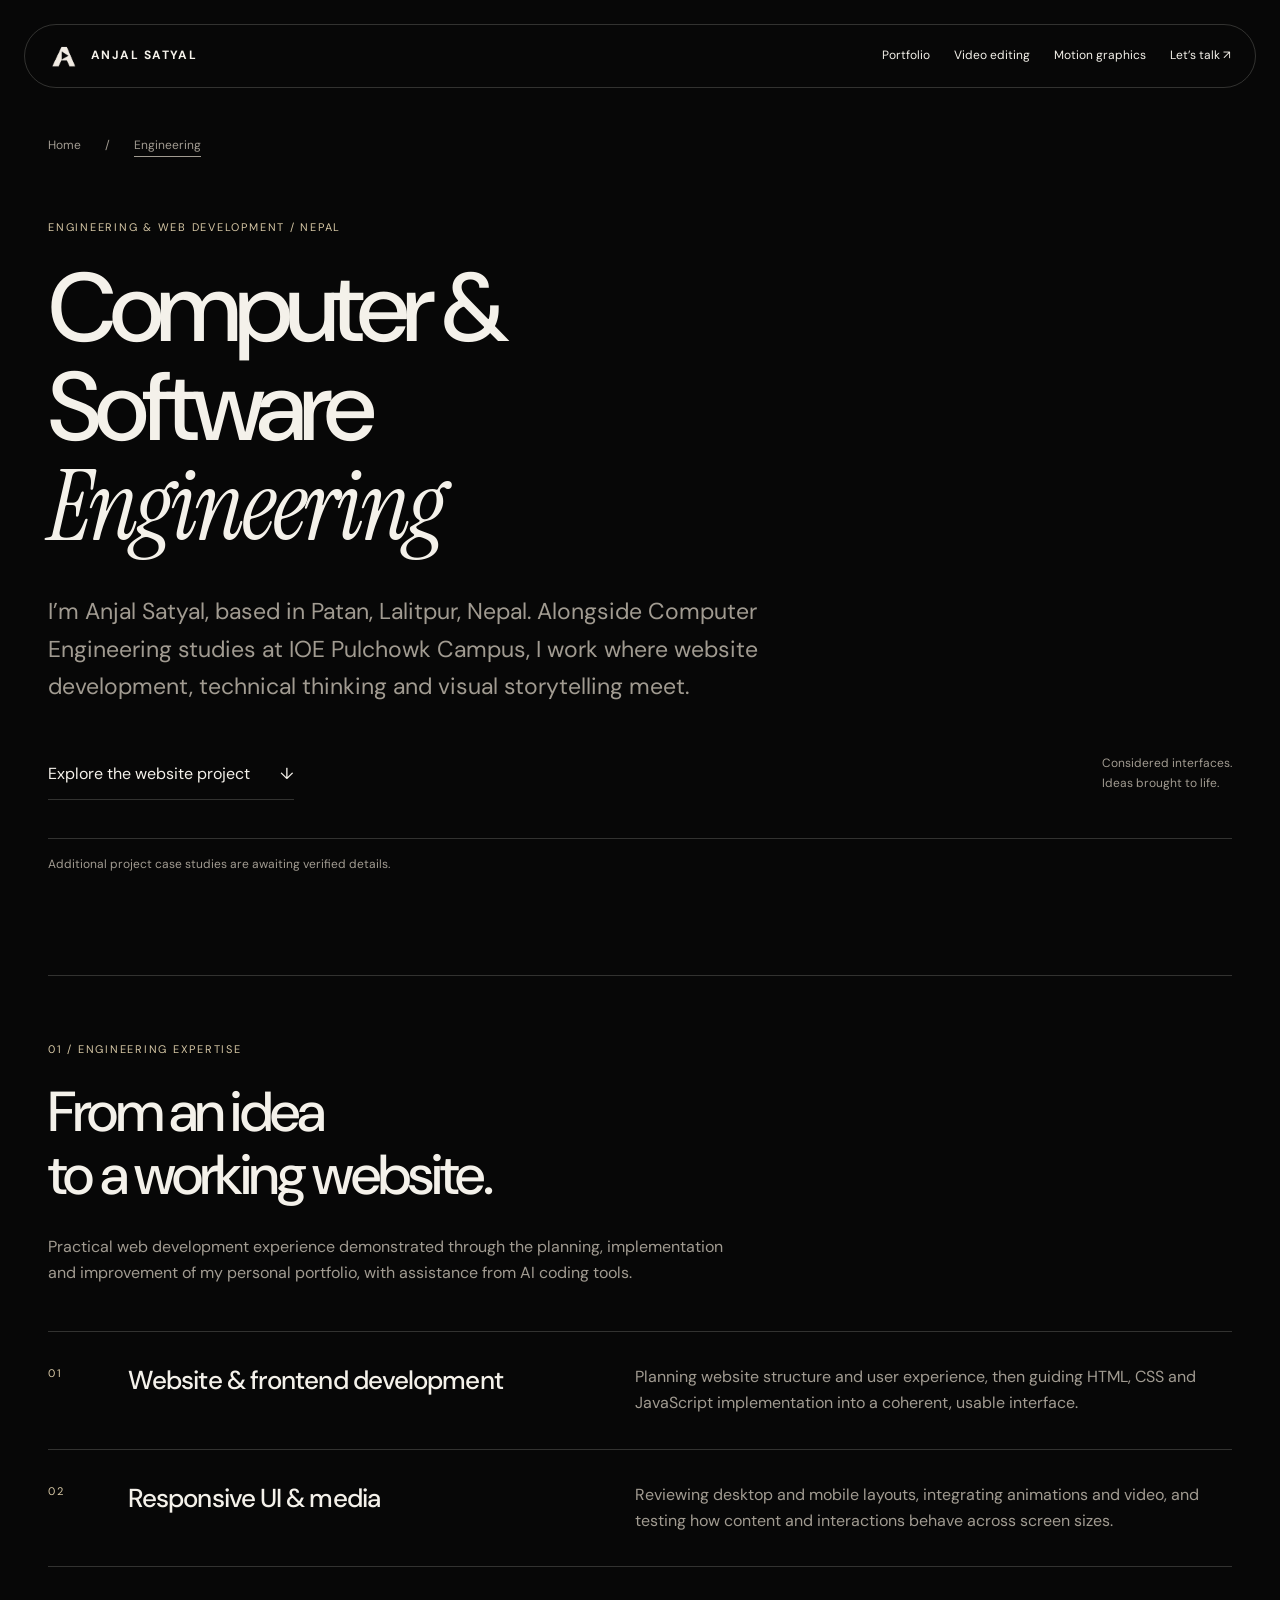
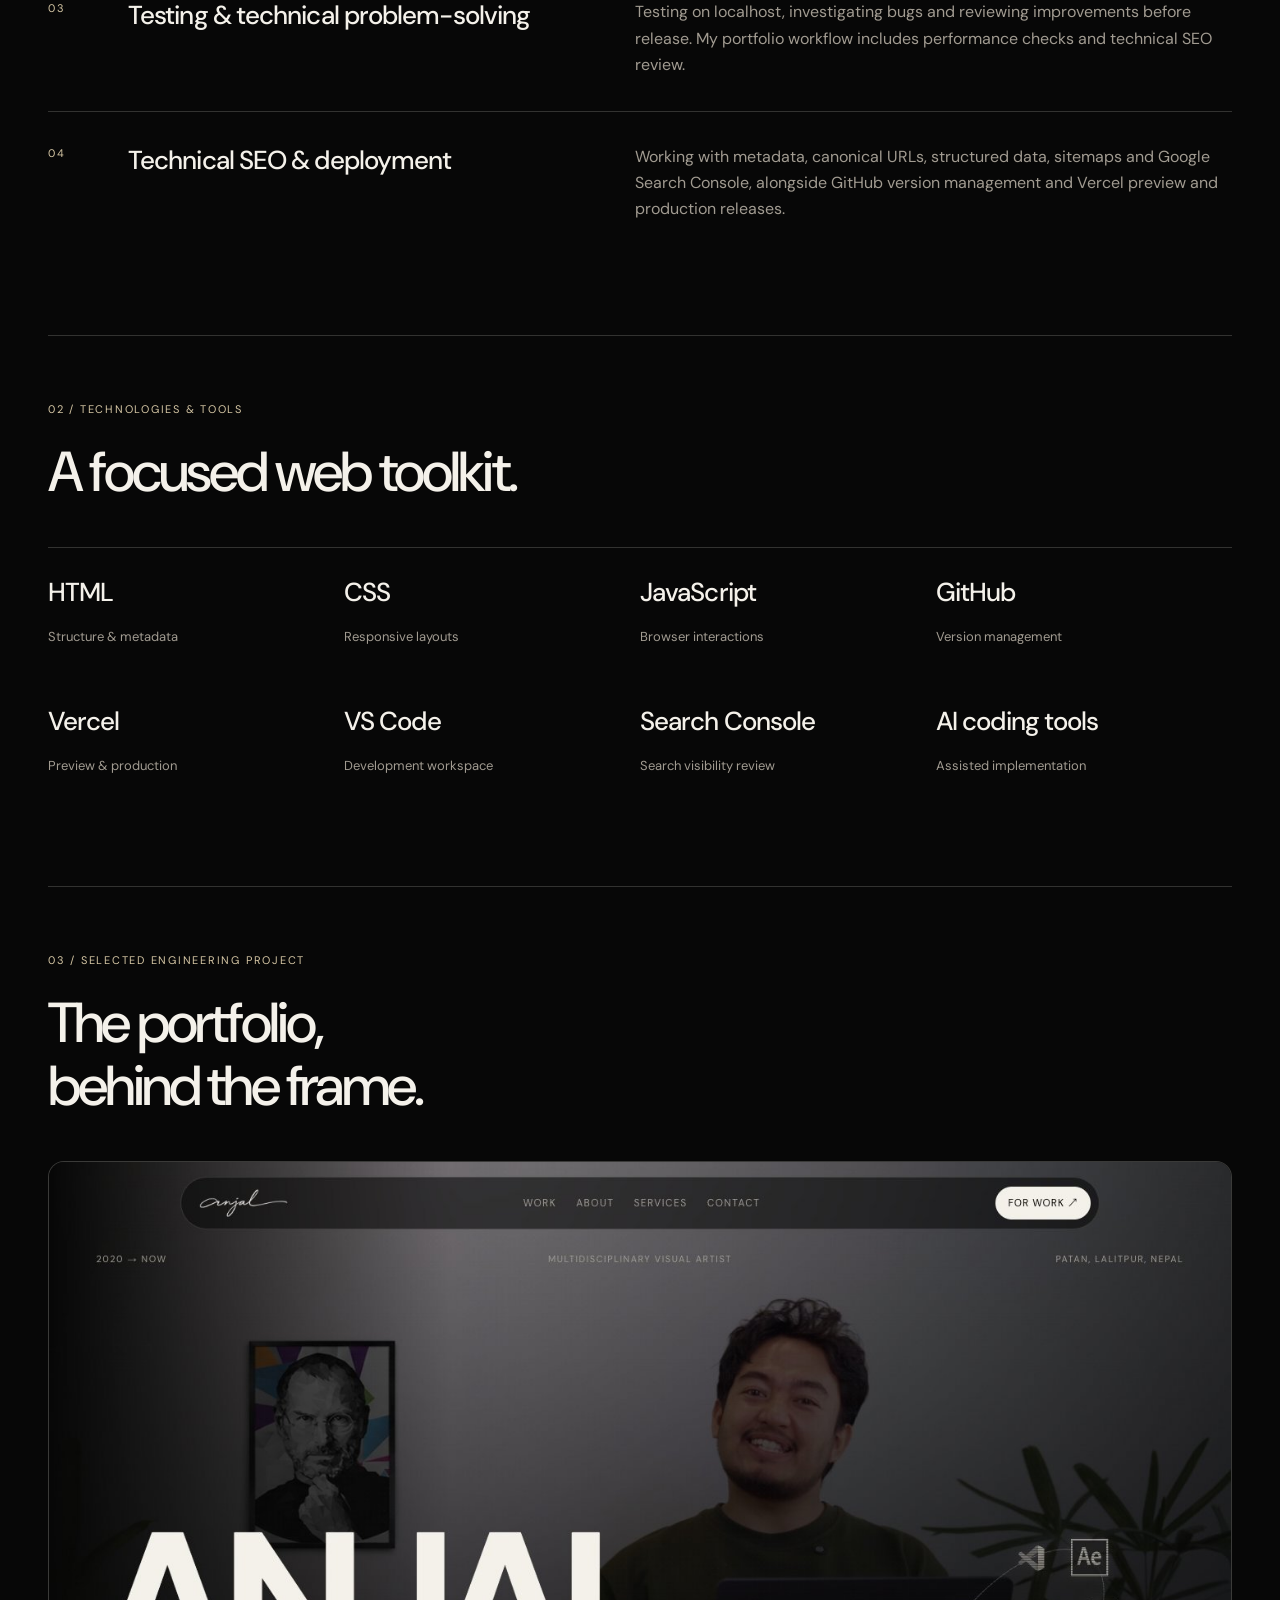
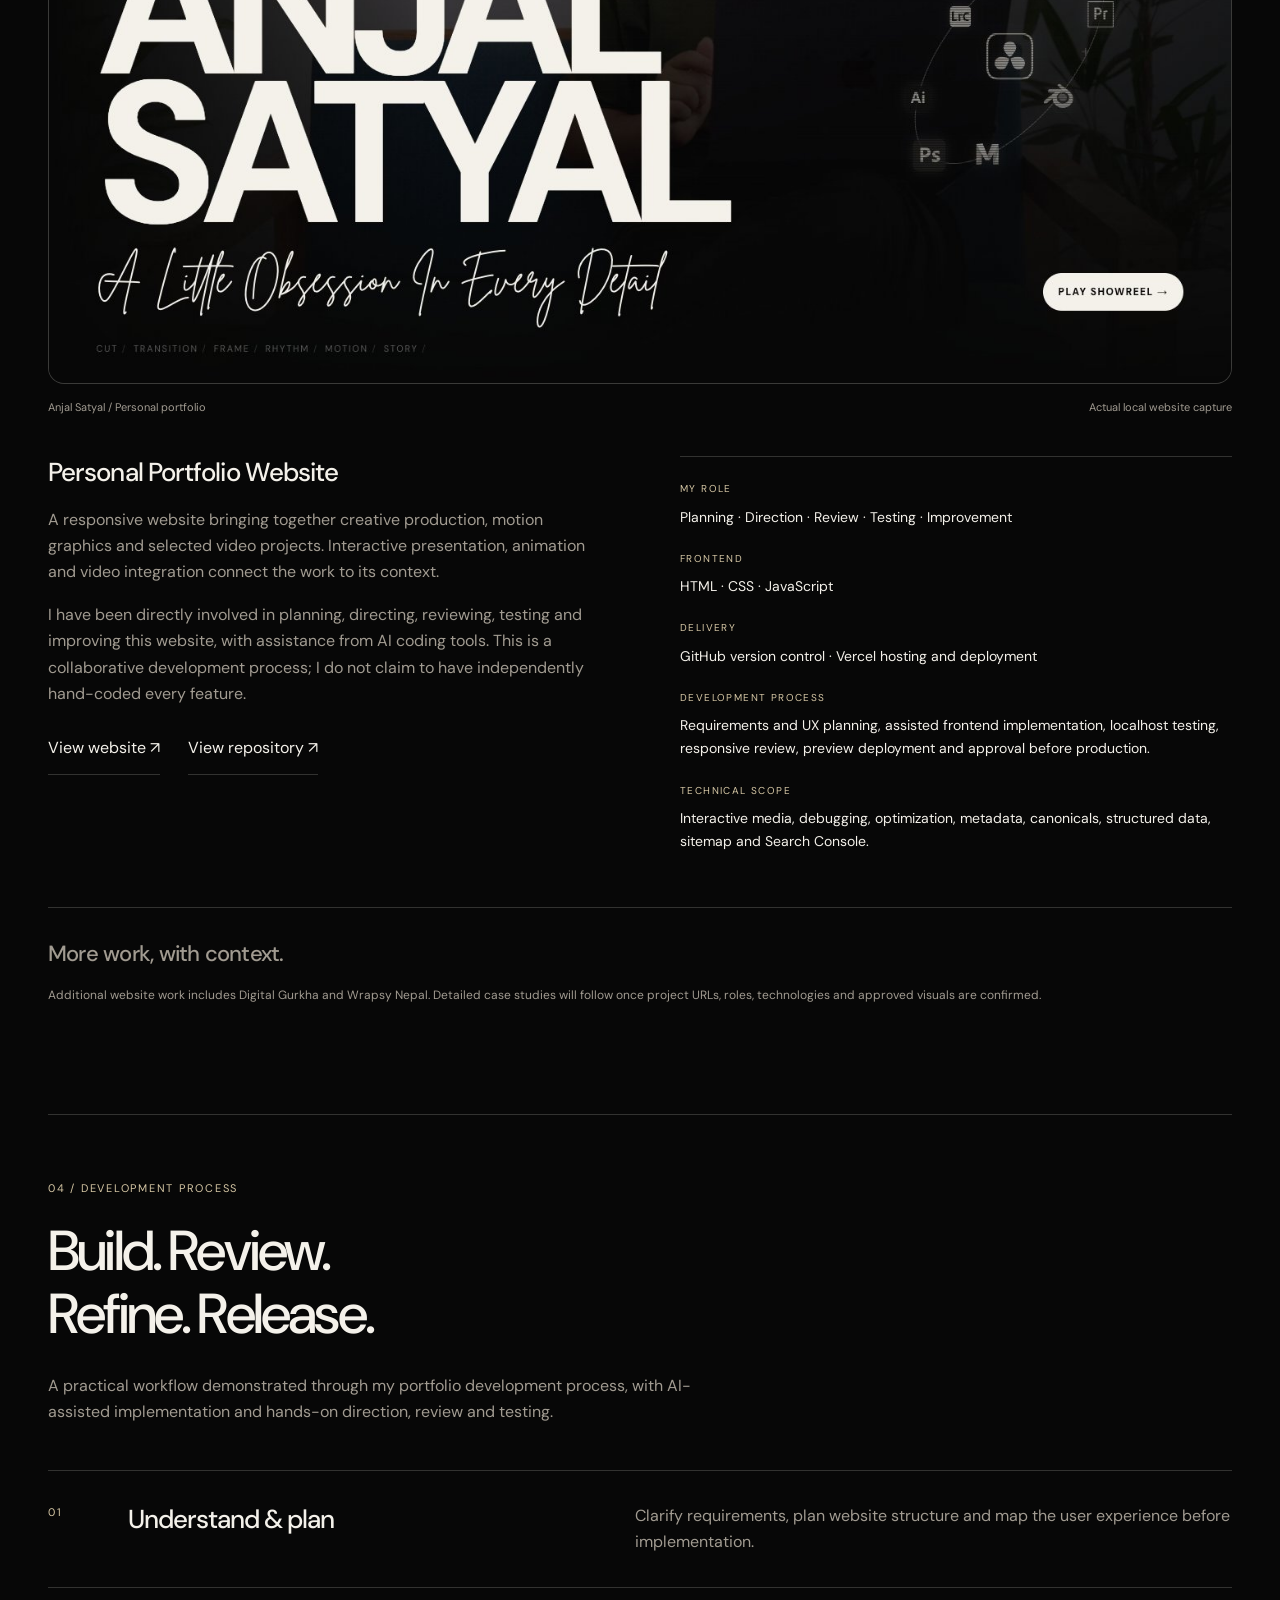
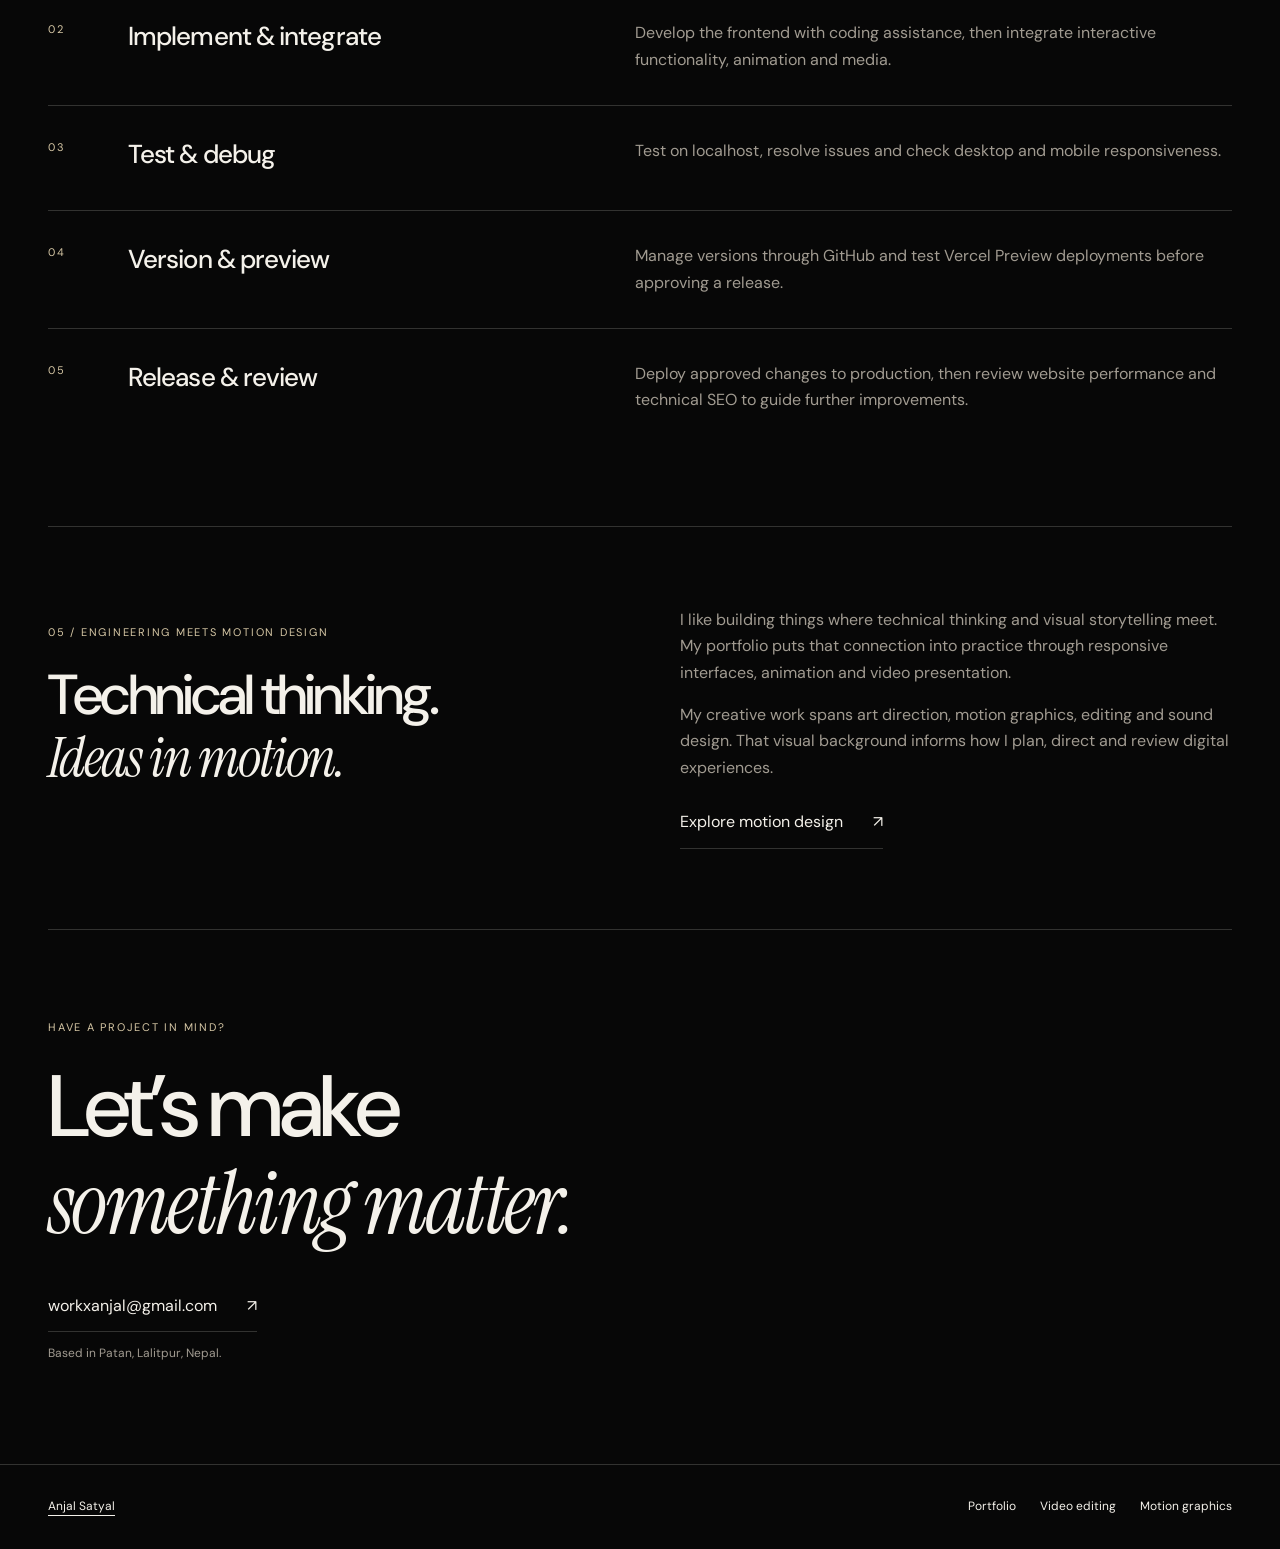
<file: engineering/index.html>
<!DOCTYPE html>
<html lang="en">
<head>
<meta charset="UTF-8">
<meta name="viewport" content="width=device-width, initial-scale=1">
<title>Anjal Satyal | Engineer & Motion Designer in Nepal</title>
<meta name="description" content="Explore Anjal Satyal’s engineering and web development work in Nepal, including responsive websites, frontend implementation, testing and technical SEO.">
<meta name="robots" content="index, follow">
<meta name="theme-color" content="#070707">
<link rel="canonical" href="https://anjalsatyal.com.np/engineering/">
<link rel="icon" href="/favicon.ico" sizes="16x16 32x32 48x48" type="image/x-icon">
<link rel="icon" href="/assets/favicons/favicon-96x96.png" sizes="96x96" type="image/png">
<link rel="apple-touch-icon" href="/assets/favicons/apple-touch-icon.png" sizes="180x180">
<meta property="og:type" content="website">
<meta property="og:site_name" content="Anjal Satyal">
<meta property="og:title" content="Anjal Satyal | Engineer & Motion Designer in Nepal">
<meta property="og:description" content="Explore Anjal Satyal’s engineering and web development work in Nepal, including responsive websites, frontend implementation, testing and technical SEO.">
<meta property="og:url" content="https://anjalsatyal.com.np/engineering/">
<meta property="og:image" content="https://anjalsatyal.com.np/engineering/portfolio-preview.jpg">
<meta property="og:image:alt" content="Anjal Satyal portfolio website, desktop view">
<meta name="twitter:card" content="summary_large_image">
<meta name="twitter:title" content="Anjal Satyal | Engineer & Motion Designer in Nepal">
<meta name="twitter:description" content="Explore Anjal Satyal’s engineering and web development work in Nepal, including responsive websites, frontend implementation, testing and technical SEO.">
<meta name="twitter:image" content="https://anjalsatyal.com.np/engineering/portfolio-preview.jpg">
<link rel="preconnect" href="https://fonts.googleapis.com">
<link rel="preconnect" href="https://fonts.gstatic.com" crossorigin>
<link href="https://fonts.googleapis.com/css2?family=DM+Sans:wght@400;500;600;700&amp;family=Instrument+Serif:ital@0;1&amp;display=swap" rel="stylesheet">
<link rel="stylesheet" href="/assets/portfolio-pages.css">
<link rel="stylesheet" href="/engineering/engineering.css">
<script type="application/ld+json">{"@context": "https://schema.org", "@graph": [{"@type": "WebPage", "@id": "https://anjalsatyal.com.np/engineering/#webpage", "url": "https://anjalsatyal.com.np/engineering/", "name": "Anjal Satyal | Engineer & Motion Designer in Nepal", "description": "Explore Anjal Satyal\u2019s engineering and web development work in Nepal, including responsive websites, frontend implementation, testing and technical SEO.", "isPartOf": {"@id": "https://anjalsatyal.com.np/#website"}, "about": {"@id": "https://anjalsatyal.com.np/#person"}, "inLanguage": "en"}, {"@type": "BreadcrumbList", "itemListElement": [{"@type": "ListItem", "position": 1, "name": "Home", "item": "https://anjalsatyal.com.np/"}, {"@type": "ListItem", "position": 2, "name": "Engineering", "item": "https://anjalsatyal.com.np/engineering/"}]}]}</script>
</head>
<body class="editorial-page engineering-page">
<a class="ep-skip" href="#main">Skip to content</a>
<header class="ep-header"><a class="ep-brand" href="/" aria-label="Anjal Satyal home"><img src="/assets/LOGO/anjal-monogram.png" width="30" height="30" alt="">ANJAL SATYAL</a><nav aria-label="Main navigation"><a href="/portfolio/">Portfolio</a><a href="/video-editing/">Video editing</a><a href="/motion-graphics/">Motion graphics</a><a href="mailto:workxanjal@gmail.com">Let’s talk ↗</a></nav></header>
<main id="main" class="ep-wrap">
<nav class="ep-breadcrumb" aria-label="Breadcrumb"><a href="/">Home</a> / <span aria-current="page">Engineering</span></nav>
<section class="ep-hero">
<p class="ep-eyebrow">Engineering &amp; web development / Nepal</p>
<h1>Computer &amp;<br>Software<br><em>Engineering</em></h1>
<p class="ep-intro">I’m Anjal Satyal, based in Patan, Lalitpur, Nepal. Alongside Computer Engineering studies at IOE Pulchowk Campus, I work where website development, technical thinking and visual storytelling meet.</p>
<div class="eng-hero-bottom"><a class="ep-link" href="#selected-work">Explore the website project <span aria-hidden="true">↓</span></a><p>Considered interfaces.<br>Ideas brought to life.</p></div>
<aside class="eng-draft">Additional project case studies are awaiting verified details.</aside>
</section>
<section class="ep-section" id="expertise">
<div class="ep-section-title"><p class="ep-eyebrow">01 / Engineering expertise</p><h2>From an idea<br>to a working website.</h2><p>Practical web development experience demonstrated through the planning, implementation and improvement of my personal portfolio, with assistance from AI coding tools.</p></div>
<div class="ep-row"><span class="ep-eyebrow">01</span><h3>Website &amp; frontend development</h3><p>Planning website structure and user experience, then guiding HTML, CSS and JavaScript implementation into a coherent, usable interface.</p></div>
<div class="ep-row"><span class="ep-eyebrow">02</span><h3>Responsive UI &amp; media</h3><p>Reviewing desktop and mobile layouts, integrating animations and video, and testing how content and interactions behave across screen sizes.</p></div>
<div class="ep-row"><span class="ep-eyebrow">03</span><h3>Testing &amp; technical problem-solving</h3><p>Testing on localhost, investigating bugs and reviewing improvements before release. My portfolio workflow includes performance checks and technical SEO review.</p></div>
<div class="ep-row"><span class="ep-eyebrow">04</span><h3>Technical SEO &amp; deployment</h3><p>Working with metadata, canonical URLs, structured data, sitemaps and Google Search Console, alongside GitHub version management and Vercel preview and production releases.</p></div>
</section>
<section class="ep-section">
<div class="ep-section-title"><p class="ep-eyebrow">02 / Technologies &amp; tools</p><h2>A focused web toolkit.</h2></div>
<div class="eng-tools"><div><h3>HTML</h3><p>Structure &amp; metadata</p></div><div><h3>CSS</h3><p>Responsive layouts</p></div><div><h3>JavaScript</h3><p>Browser interactions</p></div><div><h3>GitHub</h3><p>Version management</p></div><div><h3>Vercel</h3><p>Preview &amp; production</p></div><div><h3>VS Code</h3><p>Development workspace</p></div><div><h3>Search Console</h3><p>Search visibility review</p></div><div><h3>AI coding tools</h3><p>Assisted implementation</p></div></div>
</section>
<section class="ep-section" id="selected-work">
<div class="ep-section-title"><p class="ep-eyebrow">03 / Selected engineering project</p><h2>The portfolio,<br>behind the frame.</h2></div>
<figure class="ep-media eng-project-image"><a href="/"><img src="/engineering/portfolio-preview.jpg" width="1440" height="1000" alt="Desktop view of Anjal Satyal’s personal portfolio, showing its editorial hero and creative presentation" loading="lazy"></a><figcaption>Anjal Satyal / Personal portfolio <span>Actual local website capture</span></figcaption></figure>
<div class="eng-project-details"><div><h3>Personal Portfolio Website</h3><p>A responsive website bringing together creative production, motion graphics and selected video projects. Interactive presentation, animation and video integration connect the work to its context.</p><p>I have been directly involved in planning, directing, reviewing, testing and improving this website, with assistance from AI coding tools. This is a collaborative development process; I do not claim to have independently hand-coded every feature.</p><div class="eng-links"><a class="ep-link" href="/">View website ↗</a><a class="ep-link" href="https://github.com/anjalsatyal/My-Portfolio">View repository ↗</a></div></div><dl><dt>My role</dt><dd>Planning · Direction · Review · Testing · Improvement</dd><dt>Frontend</dt><dd>HTML · CSS · JavaScript</dd><dt>Delivery</dt><dd>GitHub version control · Vercel hosting and deployment</dd><dt>Development process</dt><dd>Requirements and UX planning, assisted frontend implementation, localhost testing, responsive review, preview deployment and approval before production.</dd><dt>Technical scope</dt><dd>Interactive media, debugging, optimization, metadata, canonicals, structured data, sitemap and Search Console.</dd></dl></div>
<aside class="eng-draft"><h3>More work, with context.</h3><p>Additional website work includes Digital Gurkha and Wrapsy Nepal. Detailed case studies will follow once project URLs, roles, technologies and approved visuals are confirmed.</p></aside>
</section>
<section class="ep-section">
<div class="ep-section-title"><p class="ep-eyebrow">04 / Development process</p><h2>Build. Review.<br>Refine. Release.</h2><p>A practical workflow demonstrated through my portfolio development process, with AI-assisted implementation and hands-on direction, review and testing.</p></div>
<div class="ep-row"><span class="ep-eyebrow">01</span><h3>Understand &amp; plan</h3><p>Clarify requirements, plan website structure and map the user experience before implementation.</p></div>
<div class="ep-row"><span class="ep-eyebrow">02</span><h3>Implement &amp; integrate</h3><p>Develop the frontend with coding assistance, then integrate interactive functionality, animation and media.</p></div>
<div class="ep-row"><span class="ep-eyebrow">03</span><h3>Test &amp; debug</h3><p>Test on localhost, resolve issues and check desktop and mobile responsiveness.</p></div>
<div class="ep-row"><span class="ep-eyebrow">04</span><h3>Version &amp; preview</h3><p>Manage versions through GitHub and test Vercel Preview deployments before approving a release.</p></div>
<div class="ep-row"><span class="ep-eyebrow">05</span><h3>Release &amp; review</h3><p>Deploy approved changes to production, then review website performance and technical SEO to guide further improvements.</p></div>
</section>
<section class="ep-section ep-feature"><div><p class="ep-eyebrow">05 / Engineering meets motion design</p><h2>Technical thinking.<br><em>Ideas in motion.</em></h2></div><div><p>I like building things where technical thinking and visual storytelling meet. My portfolio puts that connection into practice through responsive interfaces, animation and video presentation.</p><p>My creative work spans art direction, motion graphics, editing and sound design. That visual background informs how I plan, direct and review digital experiences.</p><a class="ep-link" href="/motion-graphics/">Explore motion design <span aria-hidden="true">↗</span></a></div></section>
<section class="ep-contact"><p class="ep-eyebrow">Have a project in mind?</p><h2>Let’s make<br><em>something matter.</em></h2><a class="ep-link" href="mailto:workxanjal@gmail.com">workxanjal@gmail.com <span aria-hidden="true">↗</span></a><p>Based in Patan, Lalitpur, Nepal.</p></section>
</main>
<footer class="ep-footer"><a href="/">Anjal Satyal</a><nav aria-label="Footer navigation"><a href="/portfolio/">Portfolio</a><a href="/video-editing/">Video editing</a><a href="/motion-graphics/">Motion graphics</a></nav></footer>
</body>
</html>
</file>
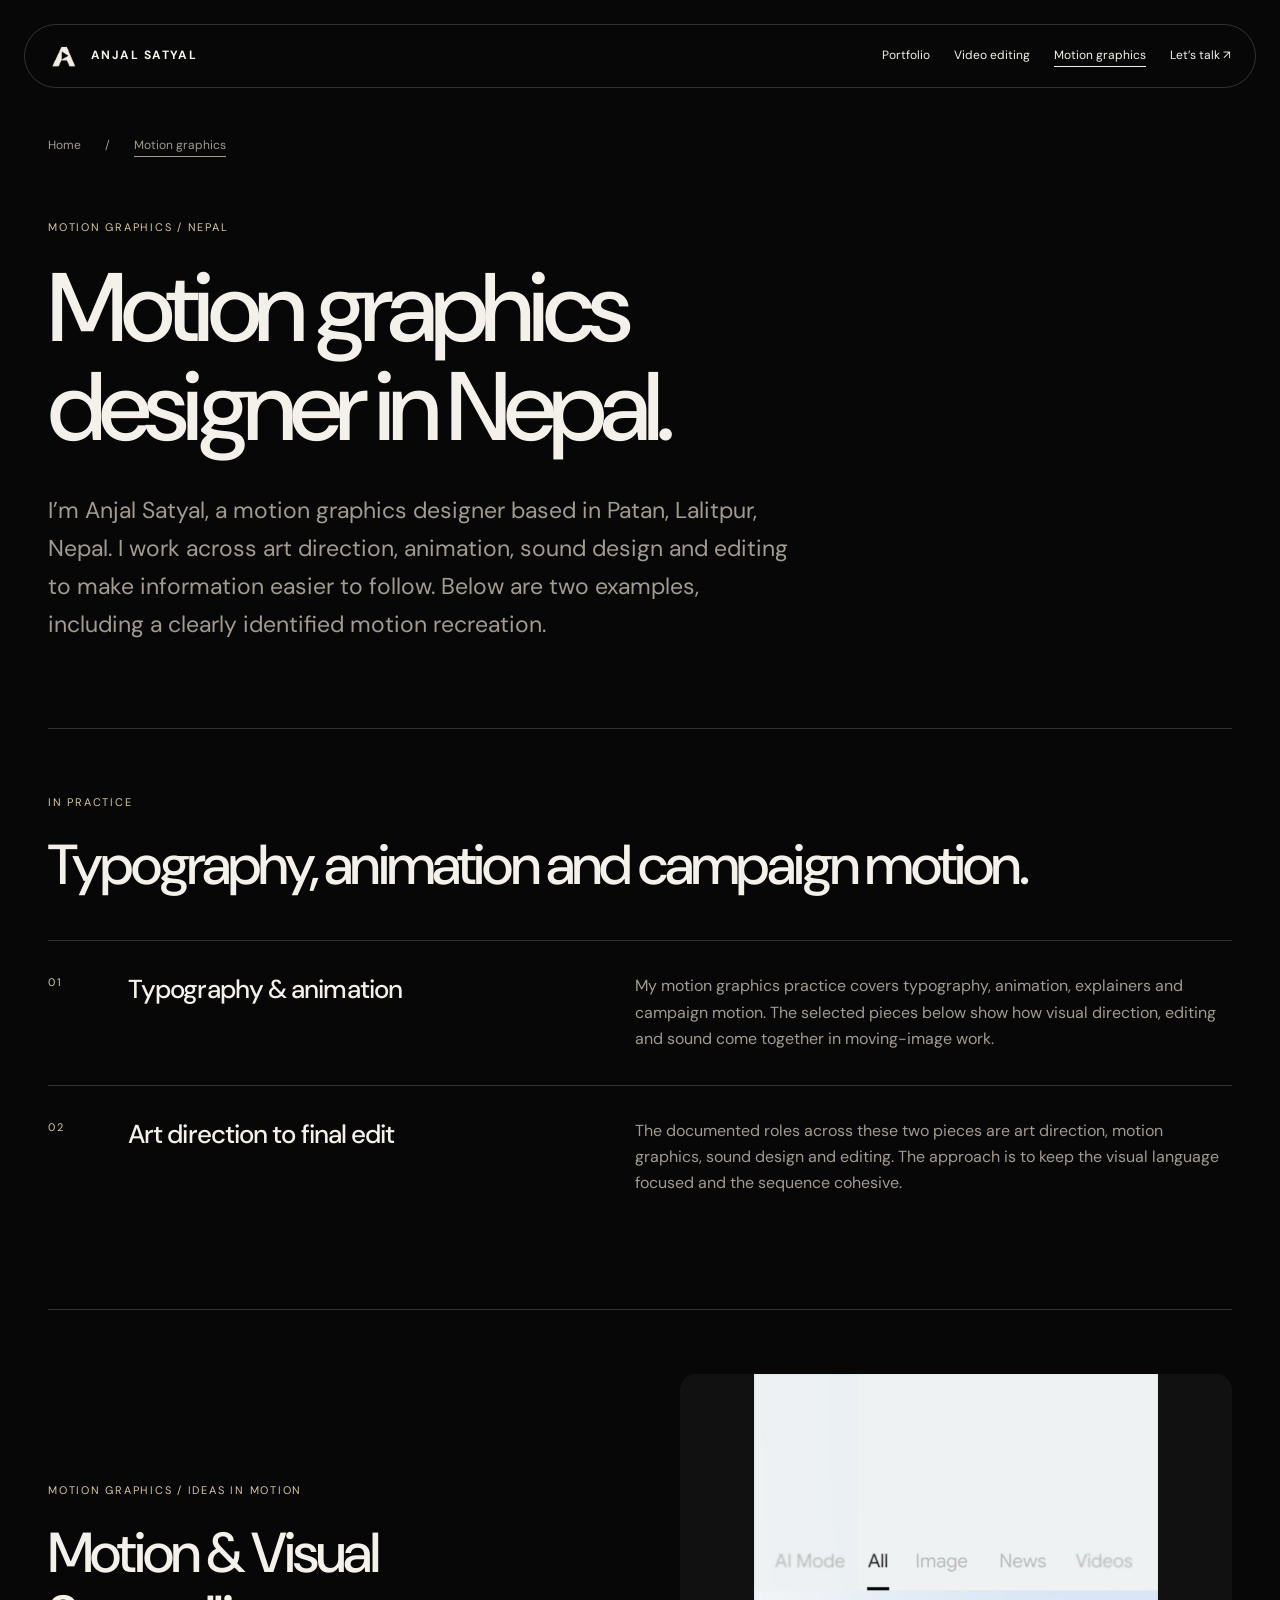
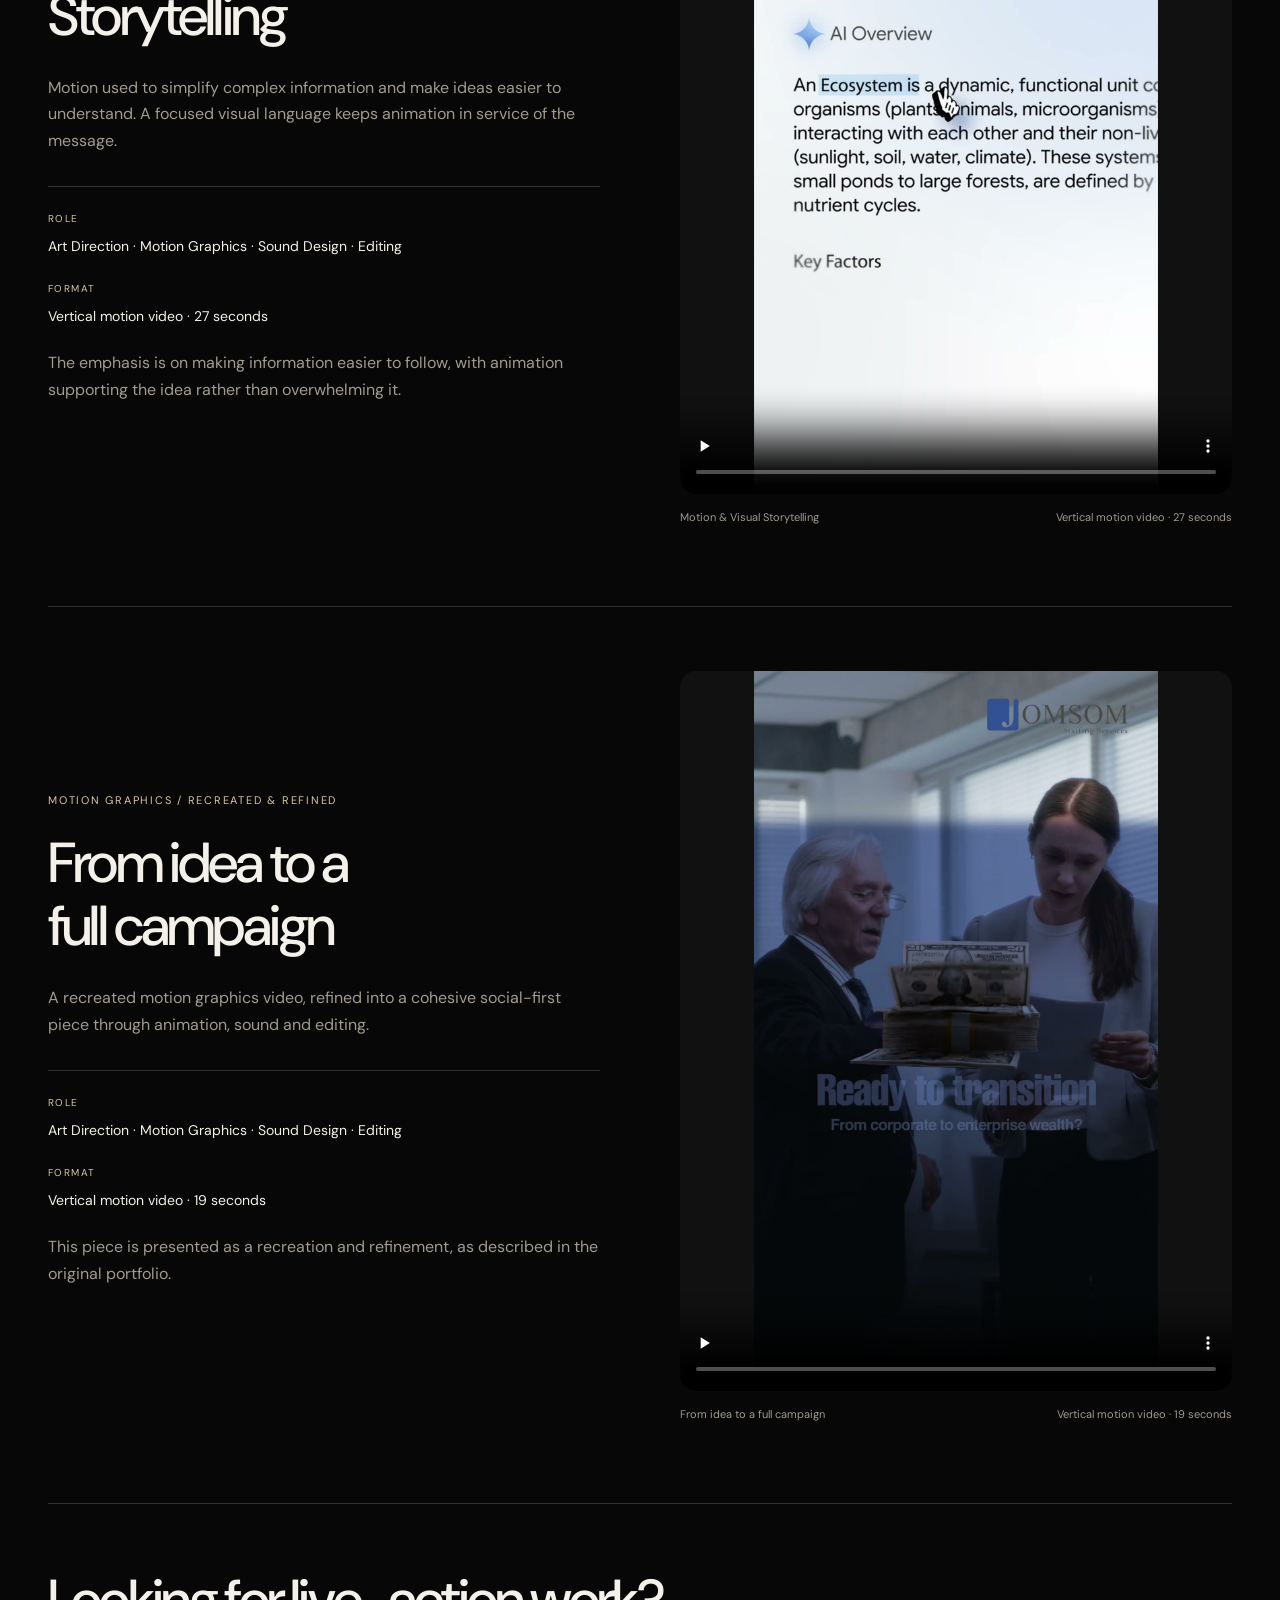
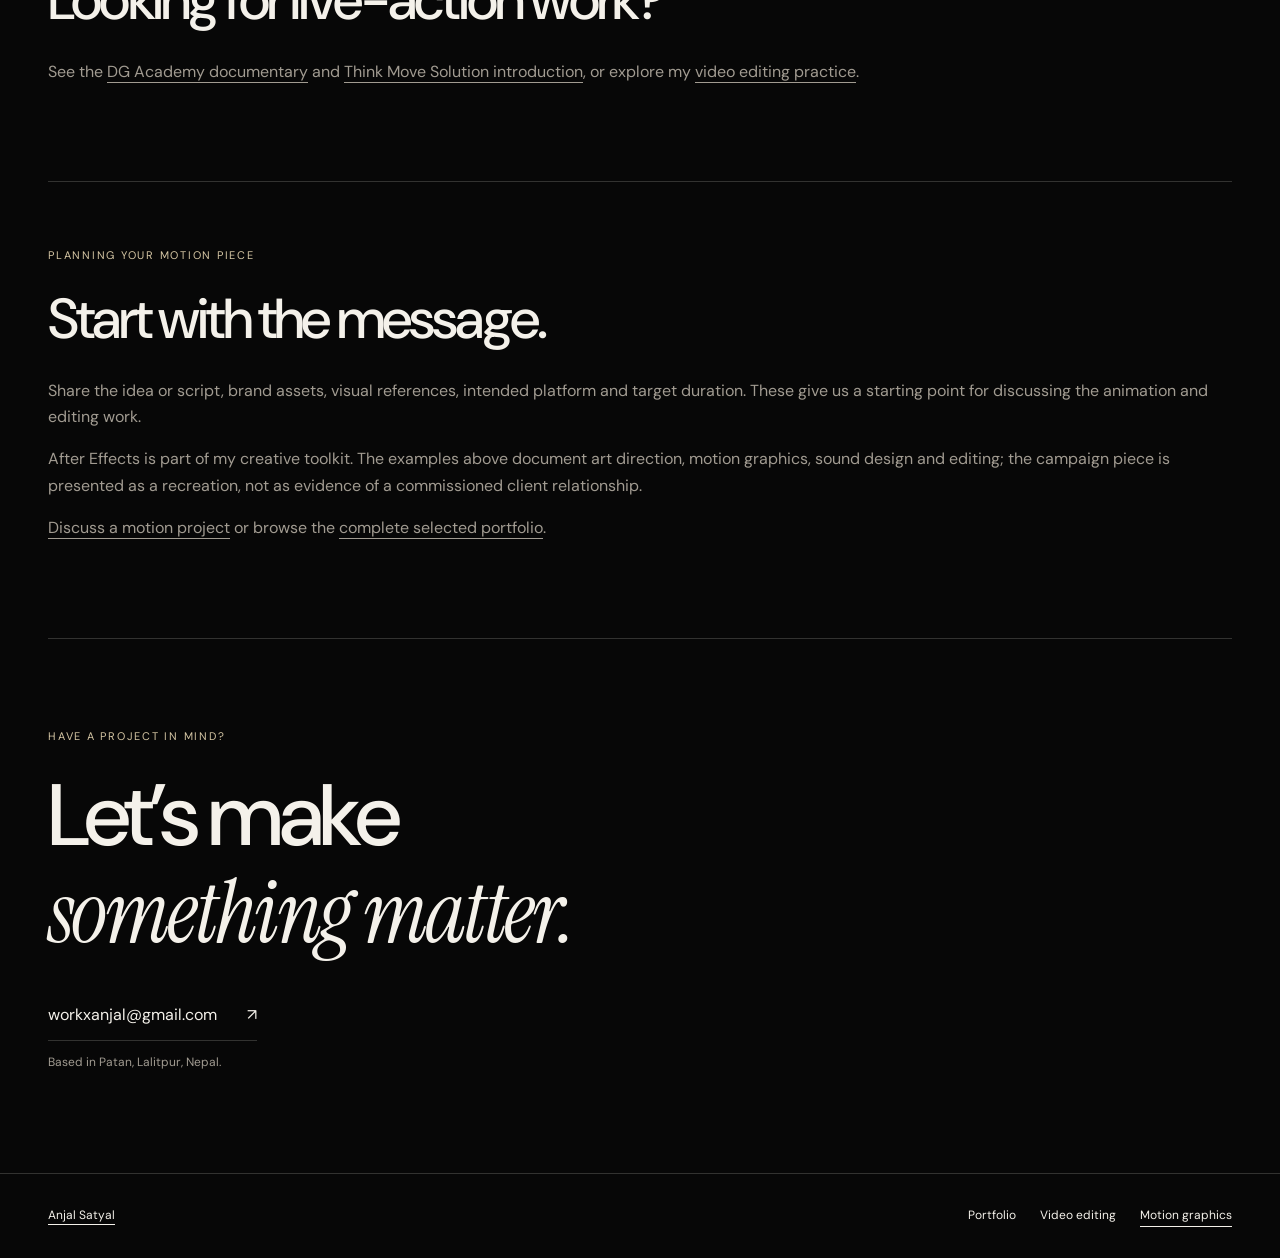
<file: motion-graphics/index.html>
<!DOCTYPE html>
<html lang="en">
<head>
<meta charset="UTF-8">
<meta name="viewport" content="width=device-width, initial-scale=1">
<title>Motion Graphics Designer in Nepal | Anjal Satyal</title>
<meta name="description" content="Motion graphics by Anjal Satyal in Patan, Lalitpur, Nepal. View animated storytelling and recreated campaign motion with art direction, editing and sound.">
<meta name="robots" content="index, follow">
<meta name="theme-color" content="#070707">
<link rel="canonical" href="https://anjalsatyal.com.np/motion-graphics/">
<link rel="icon" href="/favicon.ico" sizes="16x16 32x32 48x48" type="image/x-icon">
<link rel="icon" href="/assets/favicons/favicon-96x96.png" sizes="96x96" type="image/png">
<link rel="apple-touch-icon" href="/assets/favicons/apple-touch-icon.png" sizes="180x180">
<meta property="og:type" content="website">
<meta property="og:site_name" content="Anjal Satyal">
<meta property="og:title" content="Motion Graphics Designer in Nepal | Anjal Satyal">
<meta property="og:description" content="Motion graphics by Anjal Satyal in Patan, Lalitpur, Nepal. View animated storytelling and recreated campaign motion with art direction, editing and sound.">
<meta property="og:url" content="https://anjalsatyal.com.np/motion-graphics/">
<meta property="og:image" content="https://anjalsatyal.com.np/assets/project-previews/project-2.jpg">
<meta property="og:image:alt" content="Frame from Motion &amp; Visual Storytelling">
<meta name="twitter:card" content="summary_large_image">
<meta name="twitter:title" content="Motion Graphics Designer in Nepal | Anjal Satyal">
<meta name="twitter:description" content="Motion graphics by Anjal Satyal in Patan, Lalitpur, Nepal. View animated storytelling and recreated campaign motion with art direction, editing and sound.">
<meta name="twitter:image" content="https://anjalsatyal.com.np/assets/project-previews/project-2.jpg">
<link rel="preconnect" href="https://fonts.googleapis.com">
<link rel="preconnect" href="https://fonts.gstatic.com" crossorigin>
<link href="https://fonts.googleapis.com/css2?family=DM+Sans:wght@400;500;600;700&amp;family=Instrument+Serif:ital@0;1&amp;display=swap" rel="stylesheet">
<link rel="stylesheet" href="/assets/portfolio-pages.css">
<script type="application/ld+json">{"@context": "https://schema.org", "@graph": [{"@type": "WebPage", "@id": "https://anjalsatyal.com.np/motion-graphics/#webpage", "url": "https://anjalsatyal.com.np/motion-graphics/", "name": "Motion Graphics Designer in Nepal | Anjal Satyal", "description": "Motion graphics by Anjal Satyal in Patan, Lalitpur, Nepal. View animated storytelling and recreated campaign motion with art direction, editing and sound.", "isPartOf": {"@id": "https://anjalsatyal.com.np/#website"}, "about": {"@id": "https://anjalsatyal.com.np/#person"}, "inLanguage": "en"}, {"@type": "BreadcrumbList", "itemListElement": [{"@type": "ListItem", "position": 1, "name": "Home", "item": "https://anjalsatyal.com.np/"}, {"@type": "ListItem", "position": 2, "name": "Motion graphics", "item": "https://anjalsatyal.com.np/motion-graphics/"}]}]}</script>
</head>
<body class="editorial-page">
<a class="ep-skip" href="#main">Skip to content</a>
<header class="ep-header"><a class="ep-brand" href="/" aria-label="Anjal Satyal home"><img src="/assets/LOGO/anjal-monogram.png" width="30" height="30" alt="">ANJAL SATYAL</a><nav aria-label="Main navigation"><a href="/portfolio/">Portfolio</a><a href="/video-editing/">Video editing</a><a href="/motion-graphics/" aria-current="page">Motion graphics</a><a href="mailto:workxanjal@gmail.com">Let’s talk ↗</a></nav></header>
<main id="main" class="ep-wrap">
<nav class="ep-breadcrumb" aria-label="Breadcrumb"><a href="/">Home</a> / <span aria-current="page">Motion graphics</span></nav>
<section class="ep-hero"><p class="ep-eyebrow">Motion graphics / Nepal</p><h1>Motion graphics<br>designer in Nepal.</h1><p class="ep-intro">I’m Anjal Satyal, a motion graphics designer based in Patan, Lalitpur, Nepal. I work across art direction, animation, sound design and editing to make information easier to follow. Below are two examples, including a clearly identified motion recreation.</p></section>
<section class="ep-section"><div class="ep-section-title"><p class="ep-eyebrow">In practice</p><h2>Typography, animation and campaign motion.</h2></div><div class="ep-row"><span class="ep-eyebrow">01</span><h3>Typography & animation</h3><p>My motion graphics practice covers typography, animation, explainers and campaign motion. The selected pieces below show how visual direction, editing and sound come together in moving-image work.</p></div><div class="ep-row"><span class="ep-eyebrow">02</span><h3>Art direction to final edit</h3><p>The documented roles across these two pieces are art direction, motion graphics, sound design and editing. The approach is to keep the visual language focused and the sequence cohesive.</p></div></section><section class="ep-section ep-feature" id="visual-storytelling"><div><p class="ep-eyebrow">Motion Graphics / Ideas in motion</p><h2>Motion &amp; Visual Storytelling</h2><p>Motion used to simplify complex information and make ideas easier to understand. A focused visual language keeps animation in service of the message.</p><dl><dt>Role</dt><dd>Art Direction · Motion Graphics · Sound Design · Editing</dd><dt>Format</dt><dd>Vertical motion video · 27 seconds</dd></dl><p>The emphasis is on making information easier to follow, with animation supporting the idea rather than overwhelming it.</p></div><figure class="ep-media ep-portrait"><video controls playsinline preload="none" poster="/assets/project-previews/project-2.jpg" aria-label="Play Motion &amp; Visual Storytelling"><source src="/assets/PORTFOLIO/VIDEO%202.mp4" type="video/mp4"><a href="/assets/PORTFOLIO/VIDEO%202.mp4">Watch Motion &amp; Visual Storytelling</a></video><figcaption>Motion &amp; Visual Storytelling <span>Vertical motion video · 27 seconds</span></figcaption></figure></section><section class="ep-section ep-feature" id="campaign-motion"><div><p class="ep-eyebrow">Motion Graphics / Recreated &amp; refined</p><h2>From idea to a full campaign</h2><p>A recreated motion graphics video, refined into a cohesive social-first piece through animation, sound and editing.</p><dl><dt>Role</dt><dd>Art Direction · Motion Graphics · Sound Design · Editing</dd><dt>Format</dt><dd>Vertical motion video · 19 seconds</dd></dl><p>This piece is presented as a recreation and refinement, as described in the original portfolio.</p></div><figure class="ep-media ep-portrait"><video controls playsinline preload="none" poster="/assets/project-previews/project-6.jpg" aria-label="Play From idea to a full campaign"><source src="/assets/PORTFOLIO/VIDEO%206.mp4" type="video/mp4"><a href="/assets/PORTFOLIO/VIDEO%206.mp4">Watch From idea to a full campaign</a></video><figcaption>From idea to a full campaign <span>Vertical motion video · 19 seconds</span></figcaption></figure></section><section class="ep-section"><h2>Looking for live-action work?</h2><p>See the <a href="/projects/dg-academy/">DG Academy documentary</a> and <a href="/projects/think-move-solution/">Think Move Solution introduction</a>, or explore my <a href="/video-editing/">video editing practice</a>.</p></section>
<section class="ep-section"><p class="ep-eyebrow">Planning your motion piece</p><h2>Start with the message.</h2><p>Share the idea or script, brand assets, visual references, intended platform and target duration. These give us a starting point for discussing the animation and editing work.</p><p>After Effects is part of my creative toolkit. The examples above document art direction, motion graphics, sound design and editing; the campaign piece is presented as a recreation, not as evidence of a commissioned client relationship.</p><p><a href="mailto:workxanjal@gmail.com">Discuss a motion project</a> or browse the <a href="/portfolio/">complete selected portfolio</a>.</p></section>
<section class="ep-contact"><p class="ep-eyebrow">Have a project in mind?</p><h2>Let’s make<br><em>something matter.</em></h2><a class="ep-link" href="mailto:workxanjal@gmail.com">workxanjal@gmail.com <span aria-hidden="true">↗</span></a><p>Based in Patan, Lalitpur, Nepal.</p></section>
</main>
<footer class="ep-footer"><a href="/">Anjal Satyal</a><nav aria-label="Footer navigation"><a href="/portfolio/">Portfolio</a><a href="/video-editing/">Video editing</a><a href="/motion-graphics/" aria-current="page">Motion graphics</a></nav></footer>
</body>
</html>
</file>
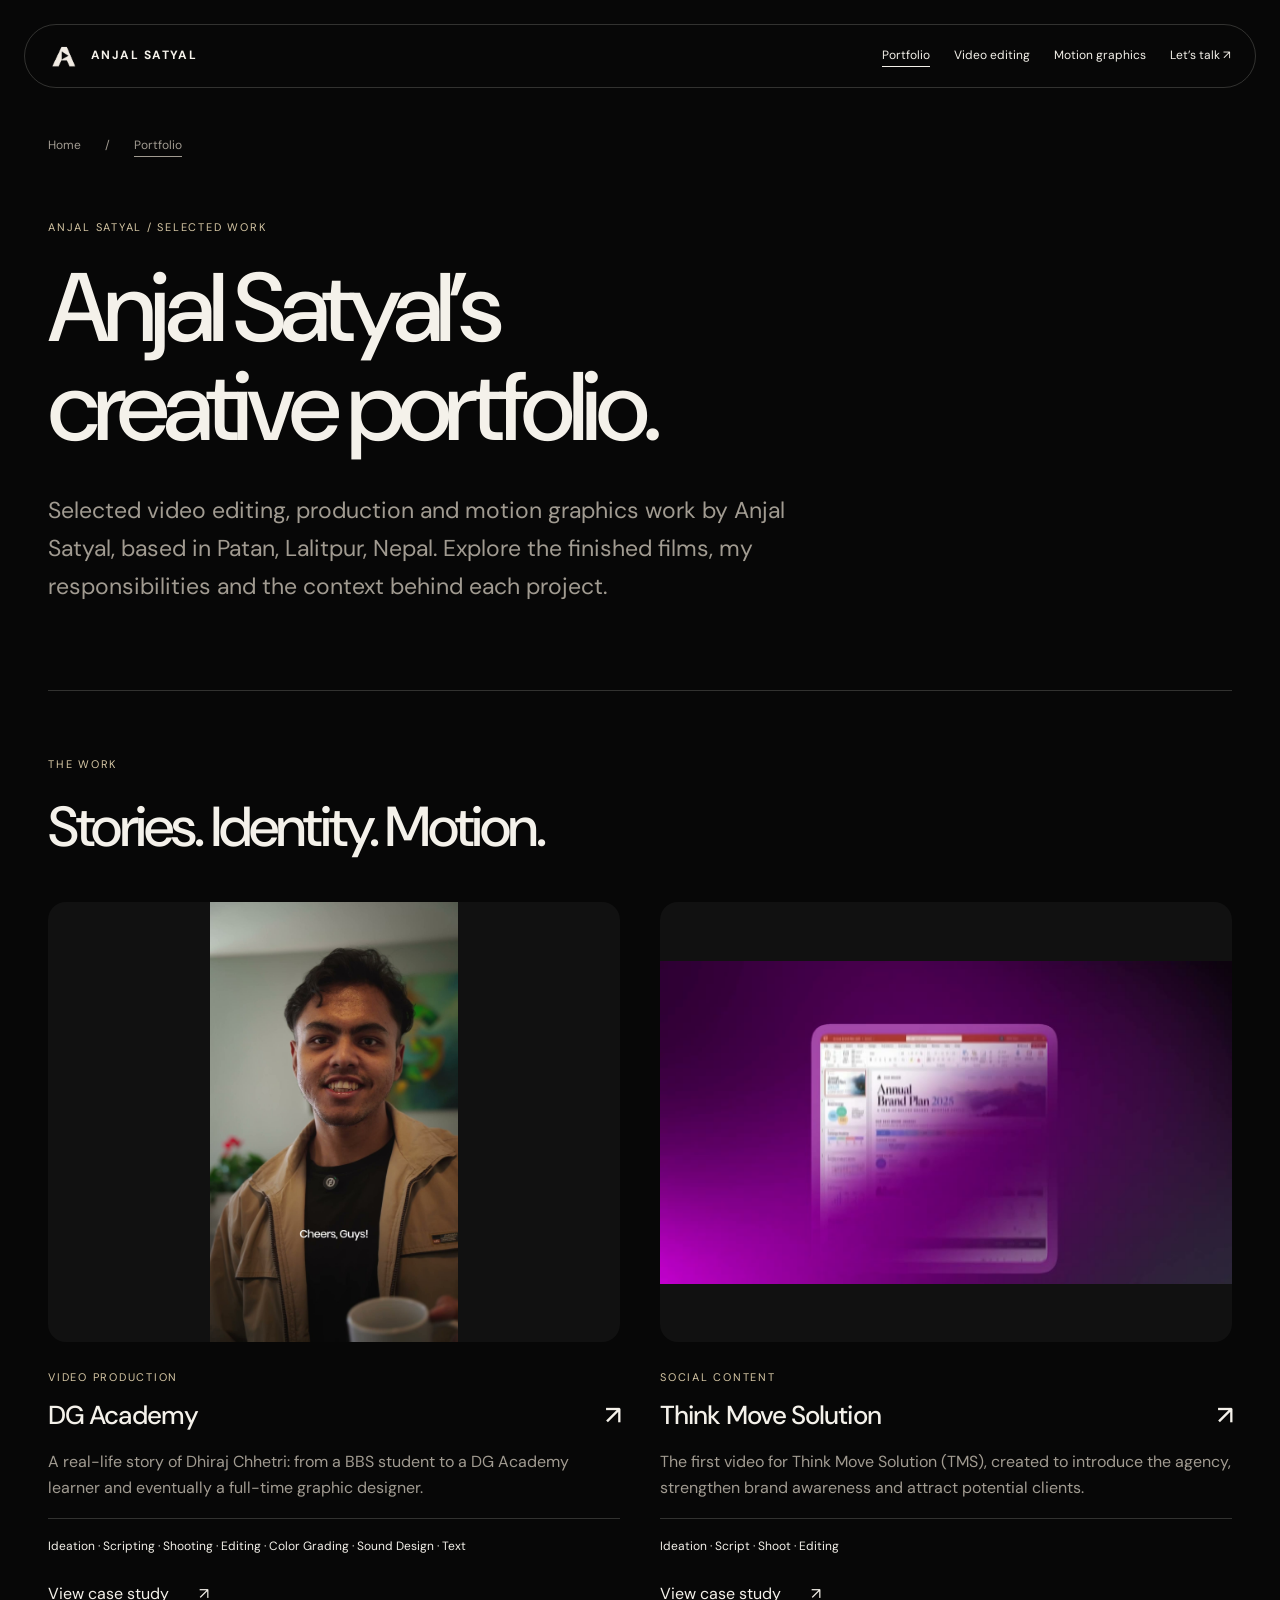
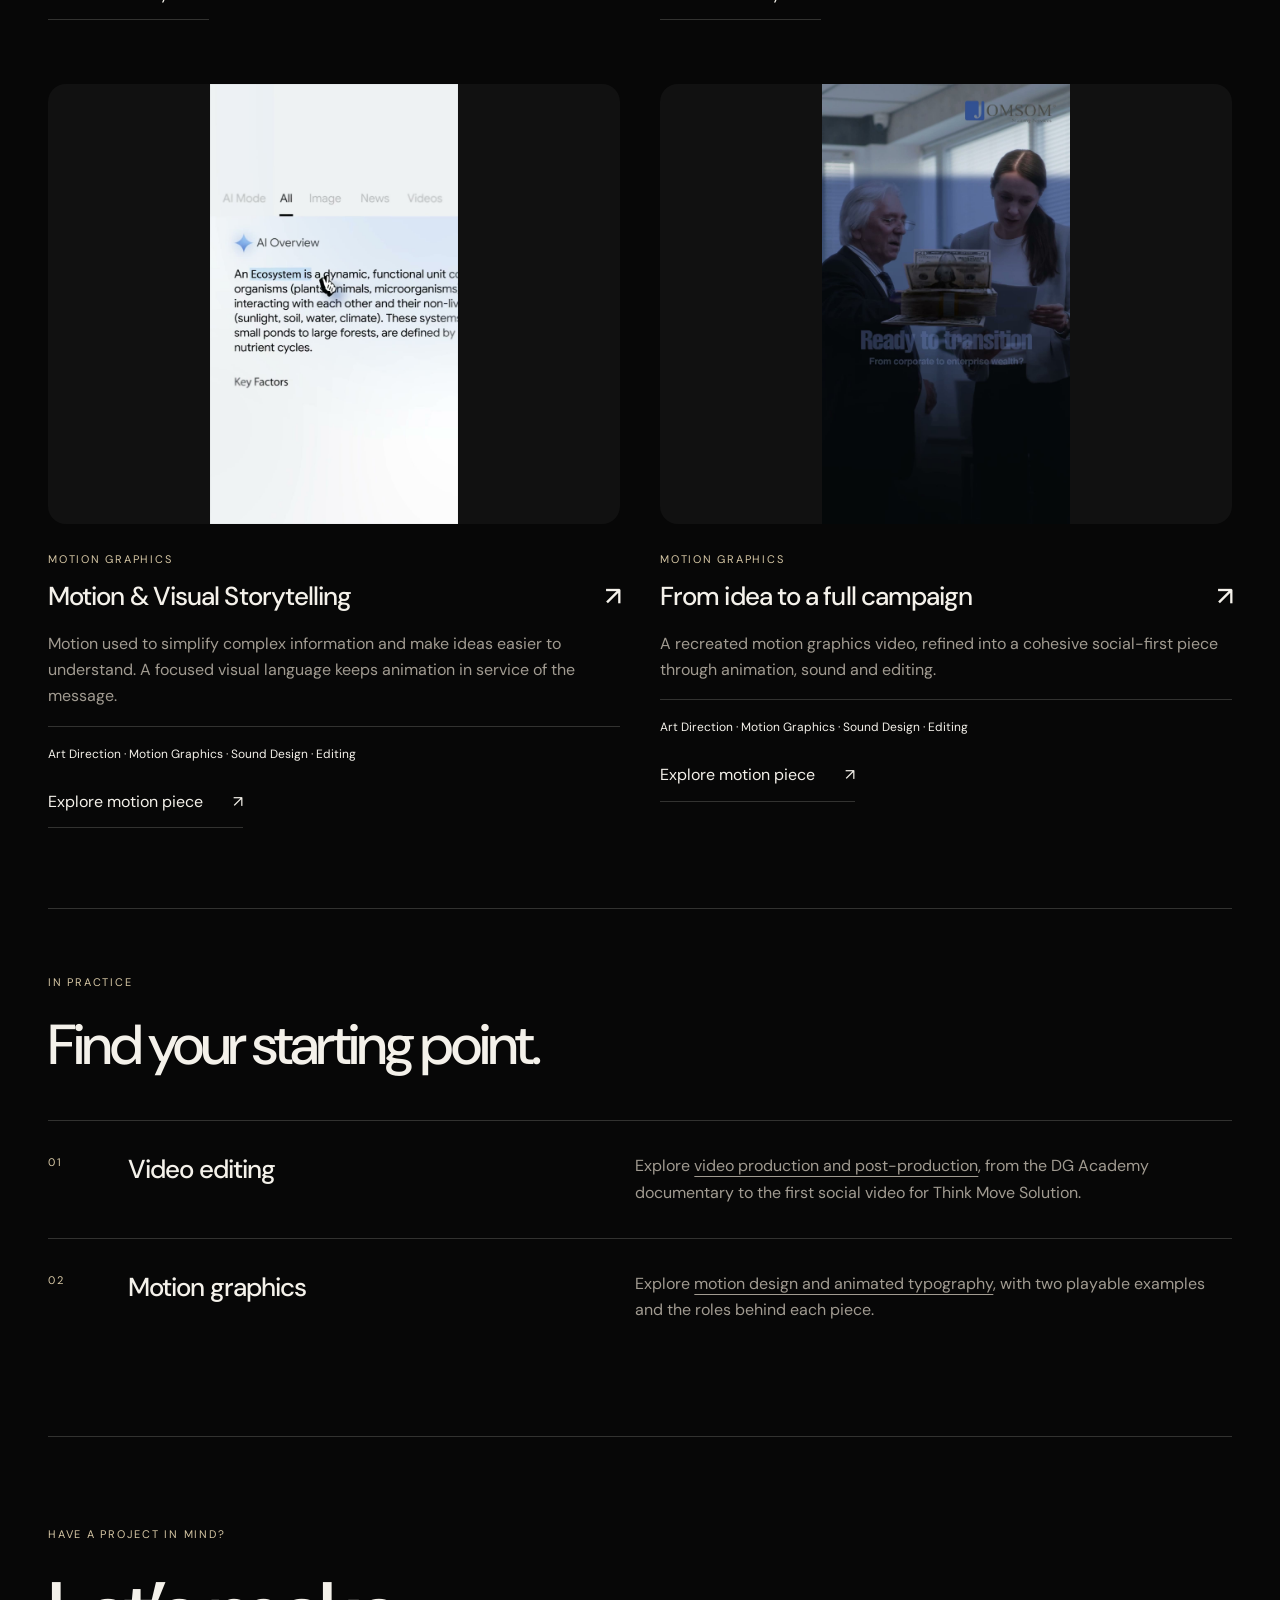
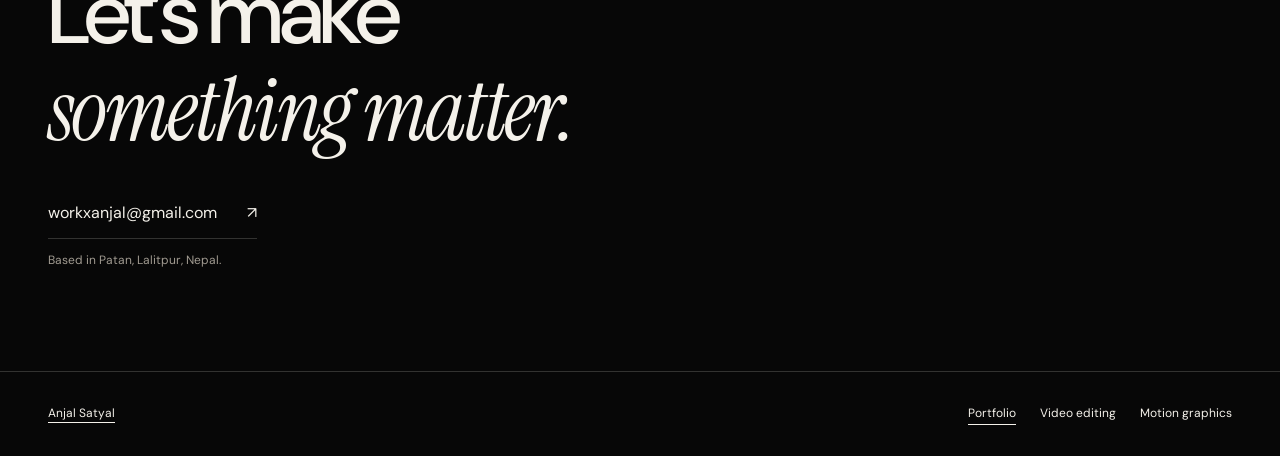
<file: portfolio/index.html>
<!DOCTYPE html>
<html lang="en">
<head>
<meta charset="UTF-8">
<meta name="viewport" content="width=device-width, initial-scale=1">
<title>Anjal Satyal Portfolio | Video Editing &amp; Motion Graphics</title>
<meta name="description" content="Explore Anjal Satyal’s video editing and motion graphics portfolio from Nepal, including the DG Academy documentary and Think Move Solution social video.">
<meta name="robots" content="index, follow">
<meta name="theme-color" content="#070707">
<link rel="canonical" href="https://anjalsatyal.com.np/portfolio/">
<link rel="icon" href="/favicon.ico" sizes="16x16 32x32 48x48" type="image/x-icon">
<link rel="icon" href="/assets/favicons/favicon-96x96.png" sizes="96x96" type="image/png">
<link rel="apple-touch-icon" href="/assets/favicons/apple-touch-icon.png" sizes="180x180">
<meta property="og:type" content="website">
<meta property="og:site_name" content="Anjal Satyal">
<meta property="og:title" content="Anjal Satyal Portfolio | Video Editing &amp; Motion Graphics">
<meta property="og:description" content="Explore Anjal Satyal’s video editing and motion graphics portfolio from Nepal, including the DG Academy documentary and Think Move Solution social video.">
<meta property="og:url" content="https://anjalsatyal.com.np/portfolio/">
<meta property="og:image" content="https://anjalsatyal.com.np/assets/project-previews/project-1.jpg">
<meta property="og:image:alt" content="Frame from DG Academy">
<meta name="twitter:card" content="summary_large_image">
<meta name="twitter:title" content="Anjal Satyal Portfolio | Video Editing &amp; Motion Graphics">
<meta name="twitter:description" content="Explore Anjal Satyal’s video editing and motion graphics portfolio from Nepal, including the DG Academy documentary and Think Move Solution social video.">
<meta name="twitter:image" content="https://anjalsatyal.com.np/assets/project-previews/project-1.jpg">
<link rel="preconnect" href="https://fonts.googleapis.com">
<link rel="preconnect" href="https://fonts.gstatic.com" crossorigin>
<link href="https://fonts.googleapis.com/css2?family=DM+Sans:wght@400;500;600;700&amp;family=Instrument+Serif:ital@0;1&amp;display=swap" rel="stylesheet">
<link rel="stylesheet" href="/assets/portfolio-pages.css">
<script type="application/ld+json">{"@context": "https://schema.org", "@graph": [{"@type": "CollectionPage", "@id": "https://anjalsatyal.com.np/portfolio/#webpage", "url": "https://anjalsatyal.com.np/portfolio/", "name": "Anjal Satyal Portfolio | Video Editing & Motion Graphics", "description": "Explore Anjal Satyal’s video editing and motion graphics portfolio from Nepal, including the DG Academy documentary and Think Move Solution social video.", "isPartOf": {"@id": "https://anjalsatyal.com.np/#website"}, "about": {"@id": "https://anjalsatyal.com.np/#person"}, "inLanguage": "en"}, {"@type": "BreadcrumbList", "itemListElement": [{"@type": "ListItem", "position": 1, "name": "Home", "item": "https://anjalsatyal.com.np/"}, {"@type": "ListItem", "position": 2, "name": "Portfolio", "item": "https://anjalsatyal.com.np/portfolio/"}]}]}</script>
</head>
<body class="editorial-page">
<a class="ep-skip" href="#main">Skip to content</a>
<header class="ep-header"><a class="ep-brand" href="/" aria-label="Anjal Satyal home"><img src="/assets/LOGO/anjal-monogram.png" width="30" height="30" alt="">ANJAL SATYAL</a><nav aria-label="Main navigation"><a href="/portfolio/" aria-current="page">Portfolio</a><a href="/video-editing/">Video editing</a><a href="/motion-graphics/">Motion graphics</a><a href="mailto:workxanjal@gmail.com">Let’s talk ↗</a></nav></header>
<main id="main" class="ep-wrap">
<nav class="ep-breadcrumb" aria-label="Breadcrumb"><a href="/">Home</a> / <span aria-current="page">Portfolio</span></nav>
<section class="ep-hero"><p class="ep-eyebrow">Anjal Satyal / Selected work</p><h1>Anjal Satyal’s<br>creative portfolio.</h1><p class="ep-intro">Selected video editing, production and motion graphics work by Anjal Satyal, based in Patan, Lalitpur, Nepal. Explore the finished films, my responsibilities and the context behind each project.</p></section>
<section class="ep-section"><div class="ep-section-title"><p class="ep-eyebrow">The work</p><h2>Stories. Identity. Motion.</h2></div><div class="ep-grid"><article class="ep-project"><a class="ep-preview" href="/projects/dg-academy/"><img src="/assets/project-previews/project-1.jpg" alt="Frame from DG Academy: Stories that connect" width="1200" height="2134" loading="lazy"></a><p class="ep-eyebrow">Video Production</p><h3><a href="/projects/dg-academy/">DG Academy <span aria-hidden="true">↗</span></a></h3><p>A real-life story of Dhiraj Chhetri: from a BBS student to a DG Academy learner and eventually a full-time graphic designer.</p><p class="ep-role">Ideation · Scripting · Shooting · Editing · Color Grading · Sound Design · Text</p><a class="ep-link" href="/projects/dg-academy/">View case study <span aria-hidden="true">↗</span></a></article><article class="ep-project"><a class="ep-preview" href="/projects/think-move-solution/"><img src="/assets/project-previews/project-5.jpg" alt="Frame from Think Move Solution: Designed for the feed" width="1200" height="675" loading="lazy"></a><p class="ep-eyebrow">Social Content</p><h3><a href="/projects/think-move-solution/">Think Move Solution <span aria-hidden="true">↗</span></a></h3><p>The first video for Think Move Solution (TMS), created to introduce the agency, strengthen brand awareness and attract potential clients.</p><p class="ep-role">Ideation · Script · Shoot · Editing</p><a class="ep-link" href="/projects/think-move-solution/">View case study <span aria-hidden="true">↗</span></a></article><article class="ep-project"><a class="ep-preview" href="/motion-graphics/#visual-storytelling"><img src="/assets/project-previews/project-2.jpg" alt="Frame from Motion &amp; Visual Storytelling: Ideas in motion" width="1200" height="2134" loading="lazy"></a><p class="ep-eyebrow">Motion Graphics</p><h3><a href="/motion-graphics/#visual-storytelling">Motion &amp; Visual Storytelling <span aria-hidden="true">↗</span></a></h3><p>Motion used to simplify complex information and make ideas easier to understand. A focused visual language keeps animation in service of the message.</p><p class="ep-role">Art Direction · Motion Graphics · Sound Design · Editing</p><a class="ep-link" href="/motion-graphics/#visual-storytelling">Explore motion piece <span aria-hidden="true">↗</span></a></article><article class="ep-project"><a class="ep-preview" href="/motion-graphics/#campaign-motion"><img src="/assets/project-previews/project-6.jpg" alt="Frame from From idea to a full campaign: Recreated &amp; refined" width="1200" height="2134" loading="lazy"></a><p class="ep-eyebrow">Motion Graphics</p><h3><a href="/motion-graphics/#campaign-motion">From idea to a full campaign <span aria-hidden="true">↗</span></a></h3><p>A recreated motion graphics video, refined into a cohesive social-first piece through animation, sound and editing.</p><p class="ep-role">Art Direction · Motion Graphics · Sound Design · Editing</p><a class="ep-link" href="/motion-graphics/#campaign-motion">Explore motion piece <span aria-hidden="true">↗</span></a></article></div></section><section class="ep-section"><div class="ep-section-title"><p class="ep-eyebrow">In practice</p><h2>Find your starting point.</h2></div><div class="ep-row"><span class="ep-eyebrow">01</span><h3>Video editing</h3><p>Explore <a href="/video-editing/">video production and post-production</a>, from the DG Academy documentary to the first social video for Think Move Solution.</p></div><div class="ep-row"><span class="ep-eyebrow">02</span><h3>Motion graphics</h3><p>Explore <a href="/motion-graphics/">motion design and animated typography</a>, with two playable examples and the roles behind each piece.</p></div></section>
<section class="ep-contact"><p class="ep-eyebrow">Have a project in mind?</p><h2>Let’s make<br><em>something matter.</em></h2><a class="ep-link" href="mailto:workxanjal@gmail.com">workxanjal@gmail.com <span aria-hidden="true">↗</span></a><p>Based in Patan, Lalitpur, Nepal.</p></section>
</main>
<footer class="ep-footer"><a href="/">Anjal Satyal</a><nav aria-label="Footer navigation"><a href="/portfolio/" aria-current="page">Portfolio</a><a href="/video-editing/">Video editing</a><a href="/motion-graphics/">Motion graphics</a></nav></footer>
</body>
</html>
</file>
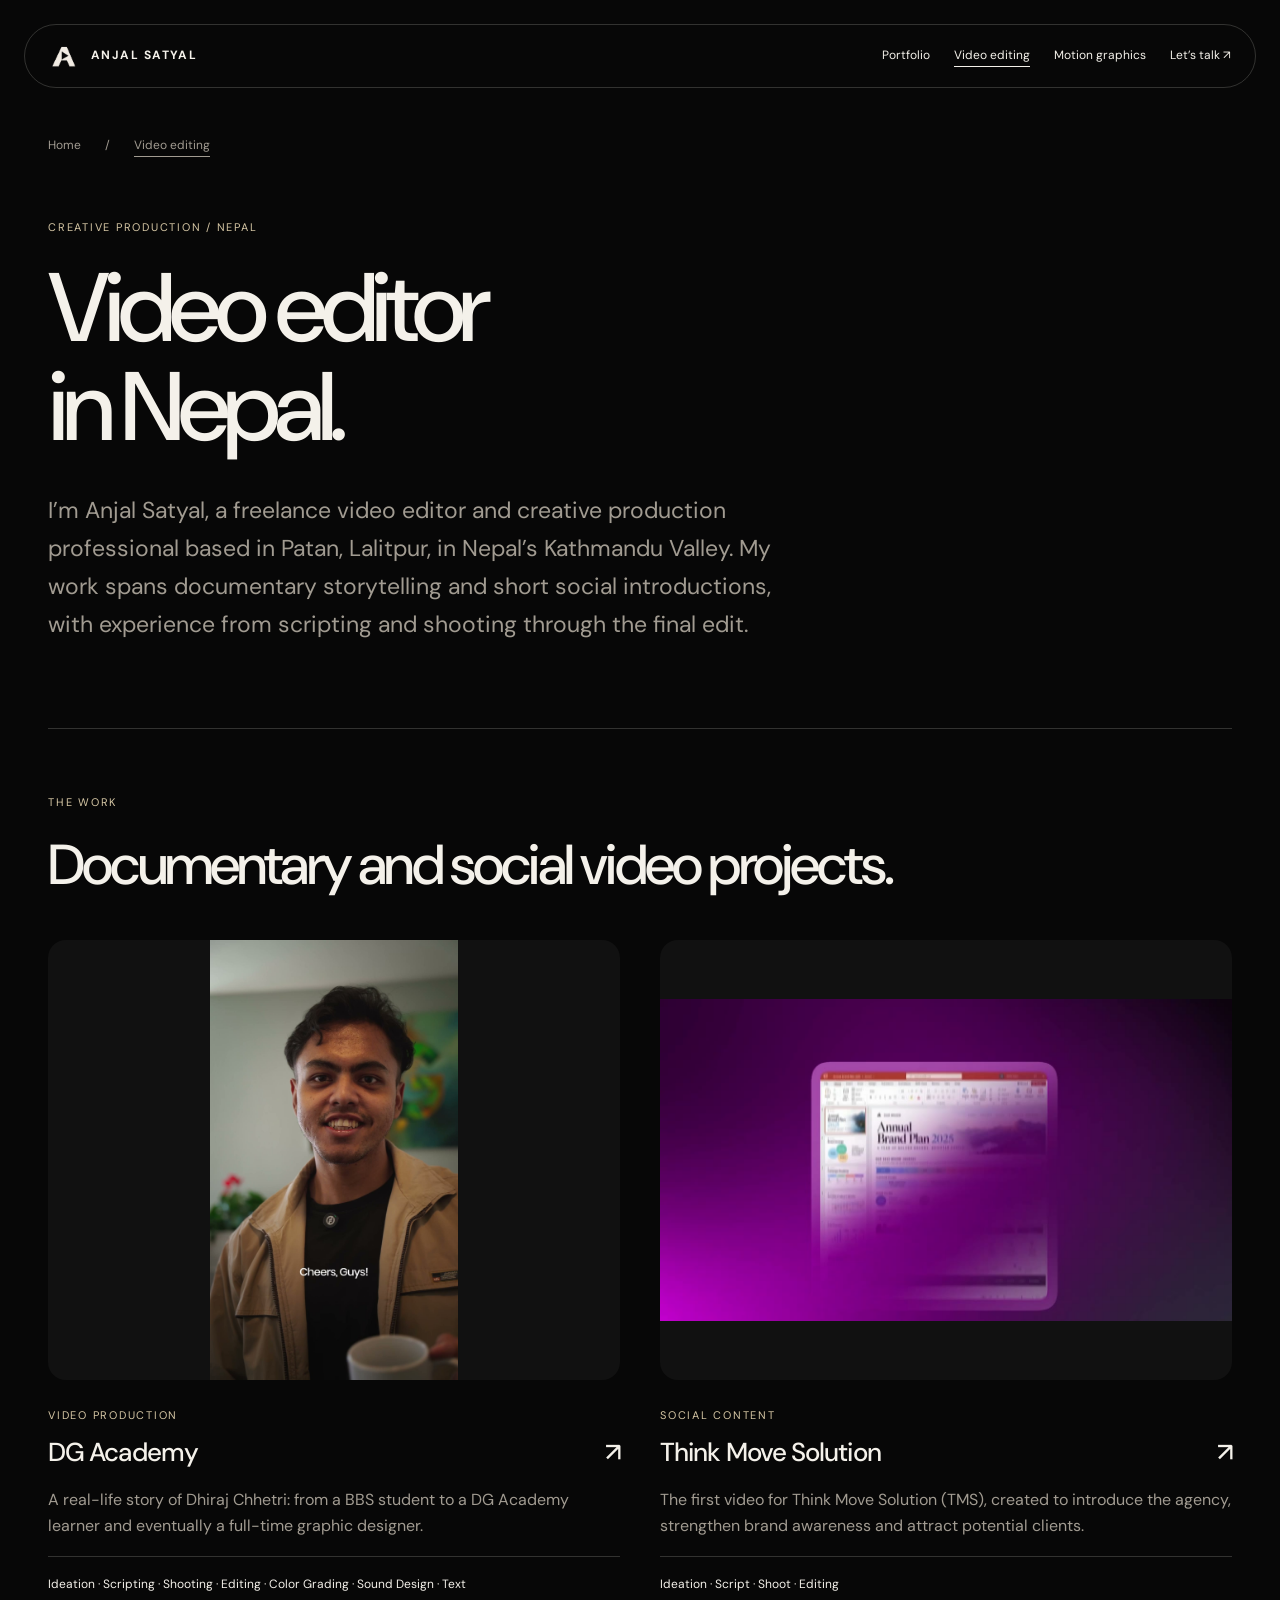
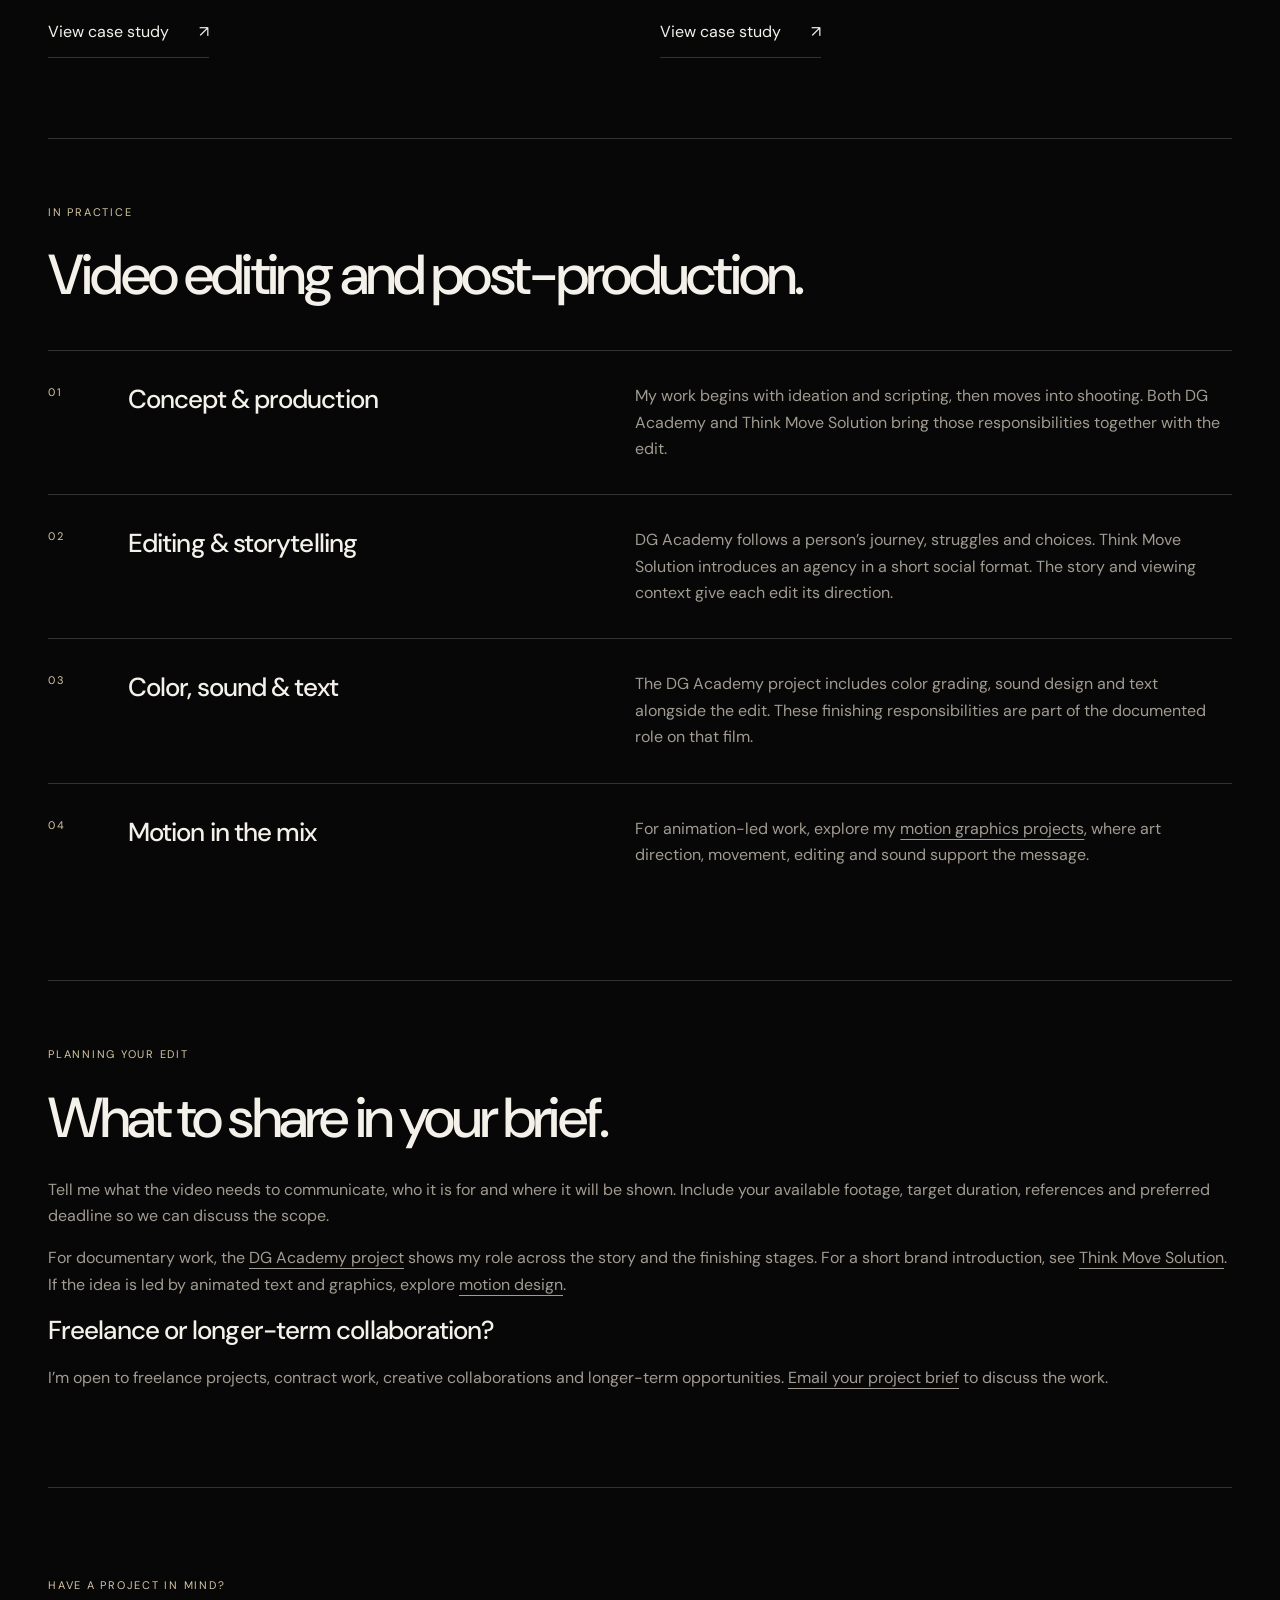
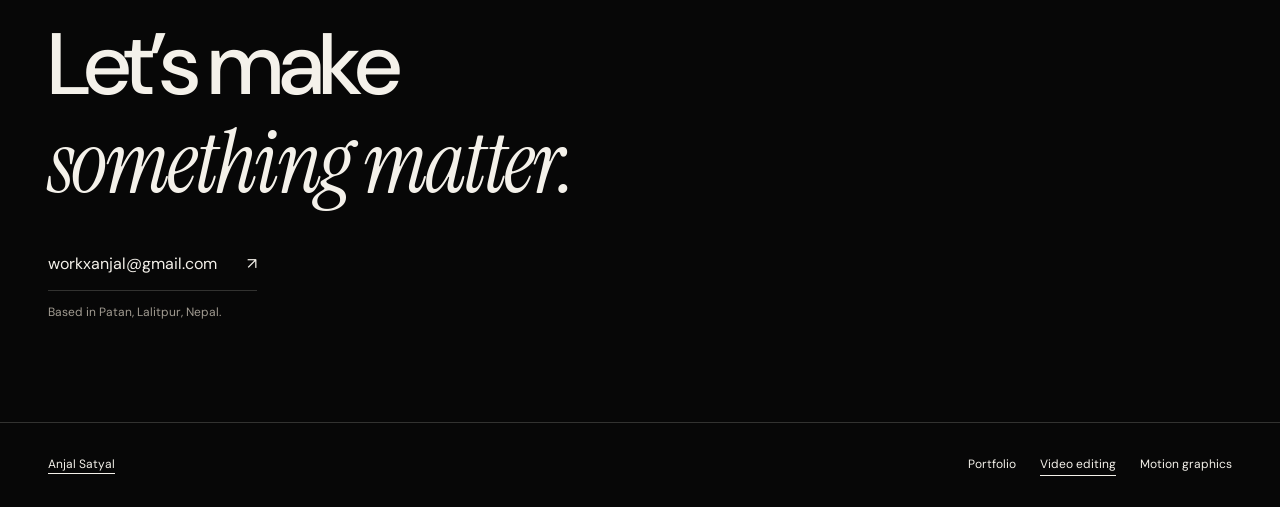
<file: video-editing/index.html>
<!DOCTYPE html>
<html lang="en">
<head>
<meta charset="UTF-8">
<meta name="viewport" content="width=device-width, initial-scale=1">
<title>Freelance Video Editor in Nepal | Anjal Satyal</title>
<meta name="description" content="Freelance video editor based in Patan, Lalitpur, Nepal. Explore Anjal Satyal’s documentary and social video work, including editing, color grading and sound.">
<meta name="robots" content="index, follow">
<meta name="theme-color" content="#070707">
<link rel="canonical" href="https://anjalsatyal.com.np/video-editing/">
<link rel="icon" href="/favicon.ico" sizes="16x16 32x32 48x48" type="image/x-icon">
<link rel="icon" href="/assets/favicons/favicon-96x96.png" sizes="96x96" type="image/png">
<link rel="apple-touch-icon" href="/assets/favicons/apple-touch-icon.png" sizes="180x180">
<meta property="og:type" content="website">
<meta property="og:site_name" content="Anjal Satyal">
<meta property="og:title" content="Freelance Video Editor in Nepal | Anjal Satyal">
<meta property="og:description" content="Freelance video editor based in Patan, Lalitpur, Nepal. Explore Anjal Satyal’s documentary and social video work, including editing, color grading and sound.">
<meta property="og:url" content="https://anjalsatyal.com.np/video-editing/">
<meta property="og:image" content="https://anjalsatyal.com.np/assets/project-previews/project-1.jpg">
<meta property="og:image:alt" content="Frame from DG Academy">
<meta name="twitter:card" content="summary_large_image">
<meta name="twitter:title" content="Freelance Video Editor in Nepal | Anjal Satyal">
<meta name="twitter:description" content="Freelance video editor based in Patan, Lalitpur, Nepal. Explore Anjal Satyal’s documentary and social video work, including editing, color grading and sound.">
<meta name="twitter:image" content="https://anjalsatyal.com.np/assets/project-previews/project-1.jpg">
<link rel="preconnect" href="https://fonts.googleapis.com">
<link rel="preconnect" href="https://fonts.gstatic.com" crossorigin>
<link href="https://fonts.googleapis.com/css2?family=DM+Sans:wght@400;500;600;700&amp;family=Instrument+Serif:ital@0;1&amp;display=swap" rel="stylesheet">
<link rel="stylesheet" href="/assets/portfolio-pages.css">
<script type="application/ld+json">{"@context": "https://schema.org", "@graph": [{"@type": "WebPage", "@id": "https://anjalsatyal.com.np/video-editing/#webpage", "url": "https://anjalsatyal.com.np/video-editing/", "name": "Freelance Video Editor in Nepal | Anjal Satyal", "description": "Freelance video editor based in Patan, Lalitpur, Nepal. Explore Anjal Satyal’s documentary and social video work, including editing, color grading and sound.", "isPartOf": {"@id": "https://anjalsatyal.com.np/#website"}, "about": {"@id": "https://anjalsatyal.com.np/#person"}, "inLanguage": "en"}, {"@type": "BreadcrumbList", "itemListElement": [{"@type": "ListItem", "position": 1, "name": "Home", "item": "https://anjalsatyal.com.np/"}, {"@type": "ListItem", "position": 2, "name": "Video editing", "item": "https://anjalsatyal.com.np/video-editing/"}]}]}</script>
</head>
<body class="editorial-page">
<a class="ep-skip" href="#main">Skip to content</a>
<header class="ep-header"><a class="ep-brand" href="/" aria-label="Anjal Satyal home"><img src="/assets/LOGO/anjal-monogram.png" width="30" height="30" alt="">ANJAL SATYAL</a><nav aria-label="Main navigation"><a href="/portfolio/">Portfolio</a><a href="/video-editing/" aria-current="page">Video editing</a><a href="/motion-graphics/">Motion graphics</a><a href="mailto:workxanjal@gmail.com">Let’s talk ↗</a></nav></header>
<main id="main" class="ep-wrap">
<nav class="ep-breadcrumb" aria-label="Breadcrumb"><a href="/">Home</a> / <span aria-current="page">Video editing</span></nav>
<section class="ep-hero"><p class="ep-eyebrow">Creative production / Nepal</p><h1>Video editor<br>in Nepal.</h1><p class="ep-intro">I’m Anjal Satyal, a freelance video editor and creative production professional based in Patan, Lalitpur, in Nepal’s Kathmandu Valley. My work spans documentary storytelling and short social introductions, with experience from scripting and shooting through the final edit.</p></section>
<section class="ep-section"><div class="ep-section-title"><p class="ep-eyebrow">The work</p><h2>Documentary and social video projects.</h2></div><div class="ep-grid"><article class="ep-project"><a class="ep-preview" href="/projects/dg-academy/"><img src="/assets/project-previews/project-1.jpg" alt="Frame from DG Academy: Stories that connect" width="1200" height="2134" loading="lazy"></a><p class="ep-eyebrow">Video Production</p><h3><a href="/projects/dg-academy/">DG Academy <span aria-hidden="true">↗</span></a></h3><p>A real-life story of Dhiraj Chhetri: from a BBS student to a DG Academy learner and eventually a full-time graphic designer.</p><p class="ep-role">Ideation · Scripting · Shooting · Editing · Color Grading · Sound Design · Text</p><a class="ep-link" href="/projects/dg-academy/">View case study <span aria-hidden="true">↗</span></a></article><article class="ep-project"><a class="ep-preview" href="/projects/think-move-solution/"><img src="/assets/project-previews/project-5.jpg" alt="Frame from Think Move Solution: Designed for the feed" width="1200" height="675" loading="lazy"></a><p class="ep-eyebrow">Social Content</p><h3><a href="/projects/think-move-solution/">Think Move Solution <span aria-hidden="true">↗</span></a></h3><p>The first video for Think Move Solution (TMS), created to introduce the agency, strengthen brand awareness and attract potential clients.</p><p class="ep-role">Ideation · Script · Shoot · Editing</p><a class="ep-link" href="/projects/think-move-solution/">View case study <span aria-hidden="true">↗</span></a></article></div></section><section class="ep-section"><div class="ep-section-title"><p class="ep-eyebrow">In practice</p><h2>Video editing and post-production.</h2></div><div class="ep-row"><span class="ep-eyebrow">01</span><h3>Concept & production</h3><p>My work begins with ideation and scripting, then moves into shooting. Both DG Academy and Think Move Solution bring those responsibilities together with the edit.</p></div><div class="ep-row"><span class="ep-eyebrow">02</span><h3>Editing & storytelling</h3><p>DG Academy follows a person’s journey, struggles and choices. Think Move Solution introduces an agency in a short social format. The story and viewing context give each edit its direction.</p></div><div class="ep-row"><span class="ep-eyebrow">03</span><h3>Color, sound & text</h3><p>The DG Academy project includes color grading, sound design and text alongside the edit. These finishing responsibilities are part of the documented role on that film.</p></div><div class="ep-row"><span class="ep-eyebrow">04</span><h3>Motion in the mix</h3><p>For animation-led work, explore my <a href="/motion-graphics/">motion graphics projects</a>, where art direction, movement, editing and sound support the message.</p></div></section>
<section class="ep-section"><p class="ep-eyebrow">Planning your edit</p><h2>What to share in your brief.</h2><p>Tell me what the video needs to communicate, who it is for and where it will be shown. Include your available footage, target duration, references and preferred deadline so we can discuss the scope.</p><p>For documentary work, the <a href="/projects/dg-academy/">DG Academy project</a> shows my role across the story and the finishing stages. For a short brand introduction, see <a href="/projects/think-move-solution/">Think Move Solution</a>. If the idea is led by animated text and graphics, explore <a href="/motion-graphics/">motion design</a>.</p><h3>Freelance or longer-term collaboration?</h3><p>I’m open to freelance projects, contract work, creative collaborations and longer-term opportunities. <a href="mailto:workxanjal@gmail.com">Email your project brief</a> to discuss the work.</p></section>
<section class="ep-contact"><p class="ep-eyebrow">Have a project in mind?</p><h2>Let’s make<br><em>something matter.</em></h2><a class="ep-link" href="mailto:workxanjal@gmail.com">workxanjal@gmail.com <span aria-hidden="true">↗</span></a><p>Based in Patan, Lalitpur, Nepal.</p></section>
</main>
<footer class="ep-footer"><a href="/">Anjal Satyal</a><nav aria-label="Footer navigation"><a href="/portfolio/">Portfolio</a><a href="/video-editing/" aria-current="page">Video editing</a><a href="/motion-graphics/">Motion graphics</a></nav></footer>
</body>
</html>
</file>
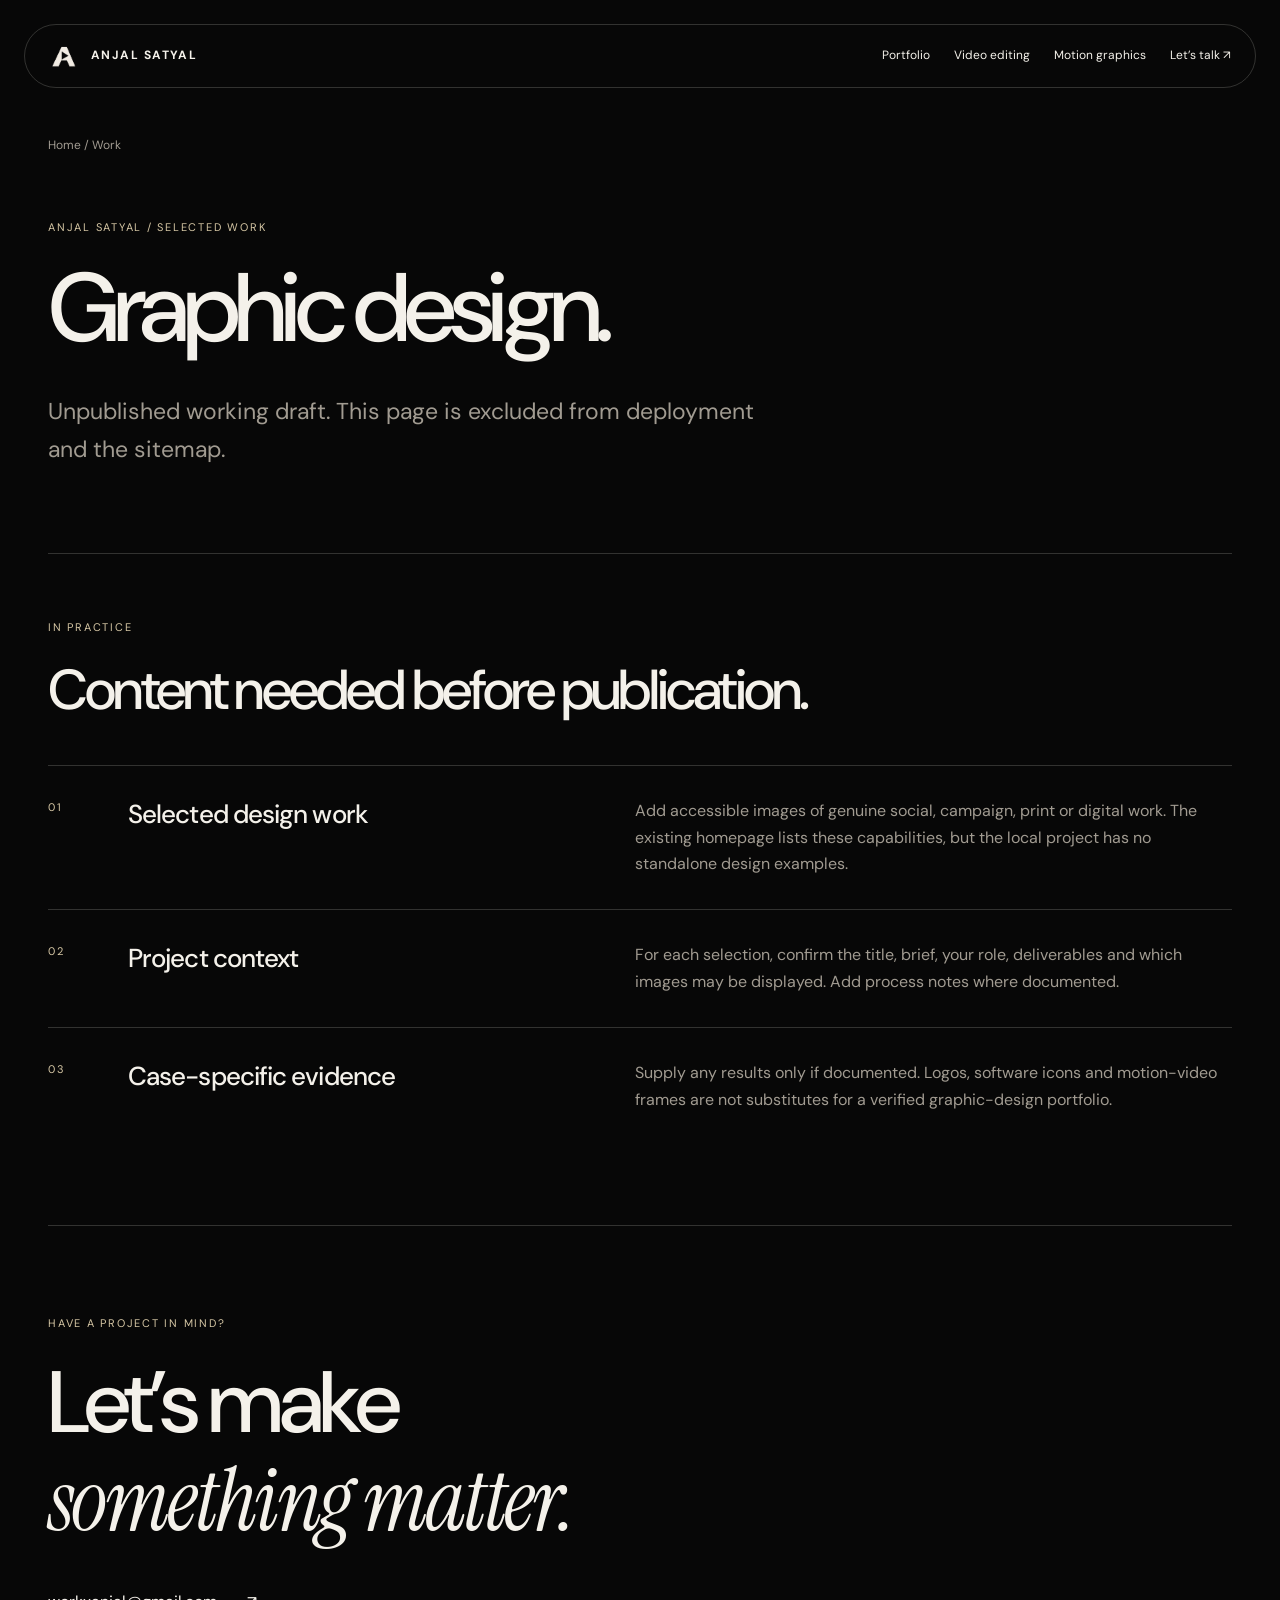
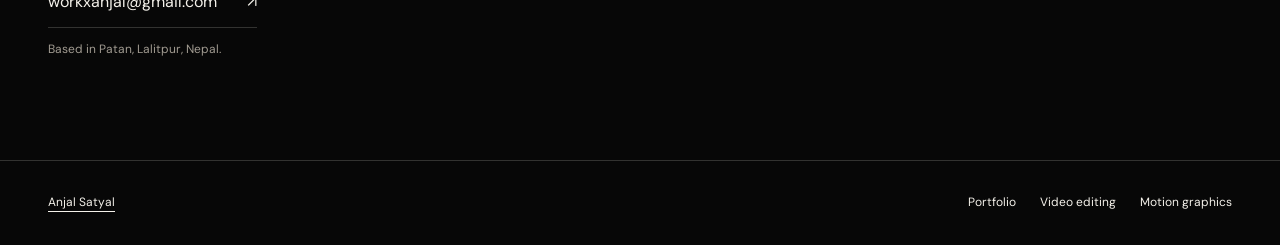
<file: drafts/graphic-design/index.html>
<!DOCTYPE html>
<html lang="en">
<head>
<meta charset="UTF-8">
<meta name="viewport" content="width=device-width, initial-scale=1">
<title>Graphic Design — Unpublished Draft | Anjal Satyal</title>
<meta name="description" content="Unpublished graphic design page awaiting verified project assets and descriptions.">
<meta name="robots" content="noindex, nofollow">
<meta name="theme-color" content="#070707">
<link rel="canonical" href="https://anjalsatyal.com.np/graphic-design/">
<link rel="icon" href="/favicon.ico" sizes="16x16 32x32 48x48" type="image/x-icon">
<link rel="icon" href="/assets/favicons/favicon-96x96.png" sizes="96x96" type="image/png">
<link rel="apple-touch-icon" href="/assets/favicons/apple-touch-icon.png" sizes="180x180">
<meta property="og:type" content="website">
<meta property="og:site_name" content="Anjal Satyal">
<meta property="og:title" content="Graphic Design — Unpublished Draft | Anjal Satyal">
<meta property="og:description" content="Unpublished graphic design page awaiting verified project assets and descriptions.">
<meta property="og:url" content="https://anjalsatyal.com.np/graphic-design/">
<meta property="og:image" content="https://anjalsatyal.com.np/assets/project-previews/project-1.jpg">
<meta property="og:image:alt" content="Frame from DG Academy">
<meta name="twitter:card" content="summary_large_image">
<meta name="twitter:title" content="Graphic Design — Unpublished Draft | Anjal Satyal">
<meta name="twitter:description" content="Unpublished graphic design page awaiting verified project assets and descriptions.">
<meta name="twitter:image" content="https://anjalsatyal.com.np/assets/project-previews/project-1.jpg">
<link rel="preconnect" href="https://fonts.googleapis.com">
<link rel="preconnect" href="https://fonts.gstatic.com" crossorigin>
<link href="https://fonts.googleapis.com/css2?family=DM+Sans:wght@400;500;600;700&amp;family=Instrument+Serif:ital@0;1&amp;display=swap" rel="stylesheet">
<link rel="stylesheet" href="/assets/portfolio-pages.css">
<script type="application/ld+json">{"@context": "https://schema.org", "@graph": [{"@type": "WebPage", "@id": "https://anjalsatyal.com.np/graphic-design/#webpage", "url": "https://anjalsatyal.com.np/graphic-design/", "name": "Graphic Design — Unpublished Draft | Anjal Satyal", "description": "Unpublished graphic design page awaiting verified project assets and descriptions.", "isPartOf": {"@id": "https://anjalsatyal.com.np/#website"}, "about": {"@id": "https://anjalsatyal.com.np/#person"}, "inLanguage": "en"}, {"@type": "BreadcrumbList", "itemListElement": [{"@type": "ListItem", "position": 1, "name": "Home", "item": "https://anjalsatyal.com.np/"}, {"@type": "ListItem", "position": 2, "name": "Graphic design.", "item": "https://anjalsatyal.com.np/graphic-design/"}]}]}</script>
</head>
<body class="editorial-page">
<a class="ep-skip" href="#main">Skip to content</a>
<header class="ep-header"><a class="ep-brand" href="/" aria-label="Anjal Satyal home"><img src="/assets/LOGO/anjal-monogram.png" width="30" height="30" alt="">ANJAL SATYAL</a><nav aria-label="Main navigation"><a href="/portfolio/">Portfolio</a><a href="/video-editing/">Video editing</a><a href="/motion-graphics/">Motion graphics</a><a href="mailto:workxanjal@gmail.com">Let’s talk ↗</a></nav></header>
<main id="main" class="ep-wrap">
<div class="ep-breadcrumb"><a href="/">Home</a> / <a href="/portfolio/">Work</a></div>
<section class="ep-hero"><p class="ep-eyebrow">Anjal Satyal / Selected work</p><h1>Graphic design.</h1><p class="ep-intro">Unpublished working draft. This page is excluded from deployment and the sitemap.</p></section>
<section class="ep-section"><div class="ep-section-title"><p class="ep-eyebrow">In practice</p><h2>Content needed before publication.</h2></div><div class="ep-row"><span class="ep-eyebrow">01</span><h3>Selected design work</h3><p>Add accessible images of genuine social, campaign, print or digital work. The existing homepage lists these capabilities, but the local project has no standalone design examples.</p></div><div class="ep-row"><span class="ep-eyebrow">02</span><h3>Project context</h3><p>For each selection, confirm the title, brief, your role, deliverables and which images may be displayed. Add process notes where documented.</p></div><div class="ep-row"><span class="ep-eyebrow">03</span><h3>Case-specific evidence</h3><p>Supply any results only if documented. Logos, software icons and motion-video frames are not substitutes for a verified graphic-design portfolio.</p></div></section>
<section class="ep-contact"><p class="ep-eyebrow">Have a project in mind?</p><h2>Let’s make<br><em>something matter.</em></h2><a class="ep-link" href="mailto:workxanjal@gmail.com">workxanjal@gmail.com <span aria-hidden="true">↗</span></a><p>Based in Patan, Lalitpur, Nepal.</p></section>
</main>
<footer class="ep-footer"><a href="/">Anjal Satyal</a><nav aria-label="Footer navigation"><a href="/portfolio/">Portfolio</a><a href="/video-editing/">Video editing</a><a href="/motion-graphics/">Motion graphics</a></nav></footer>
</body>
</html>
</file>
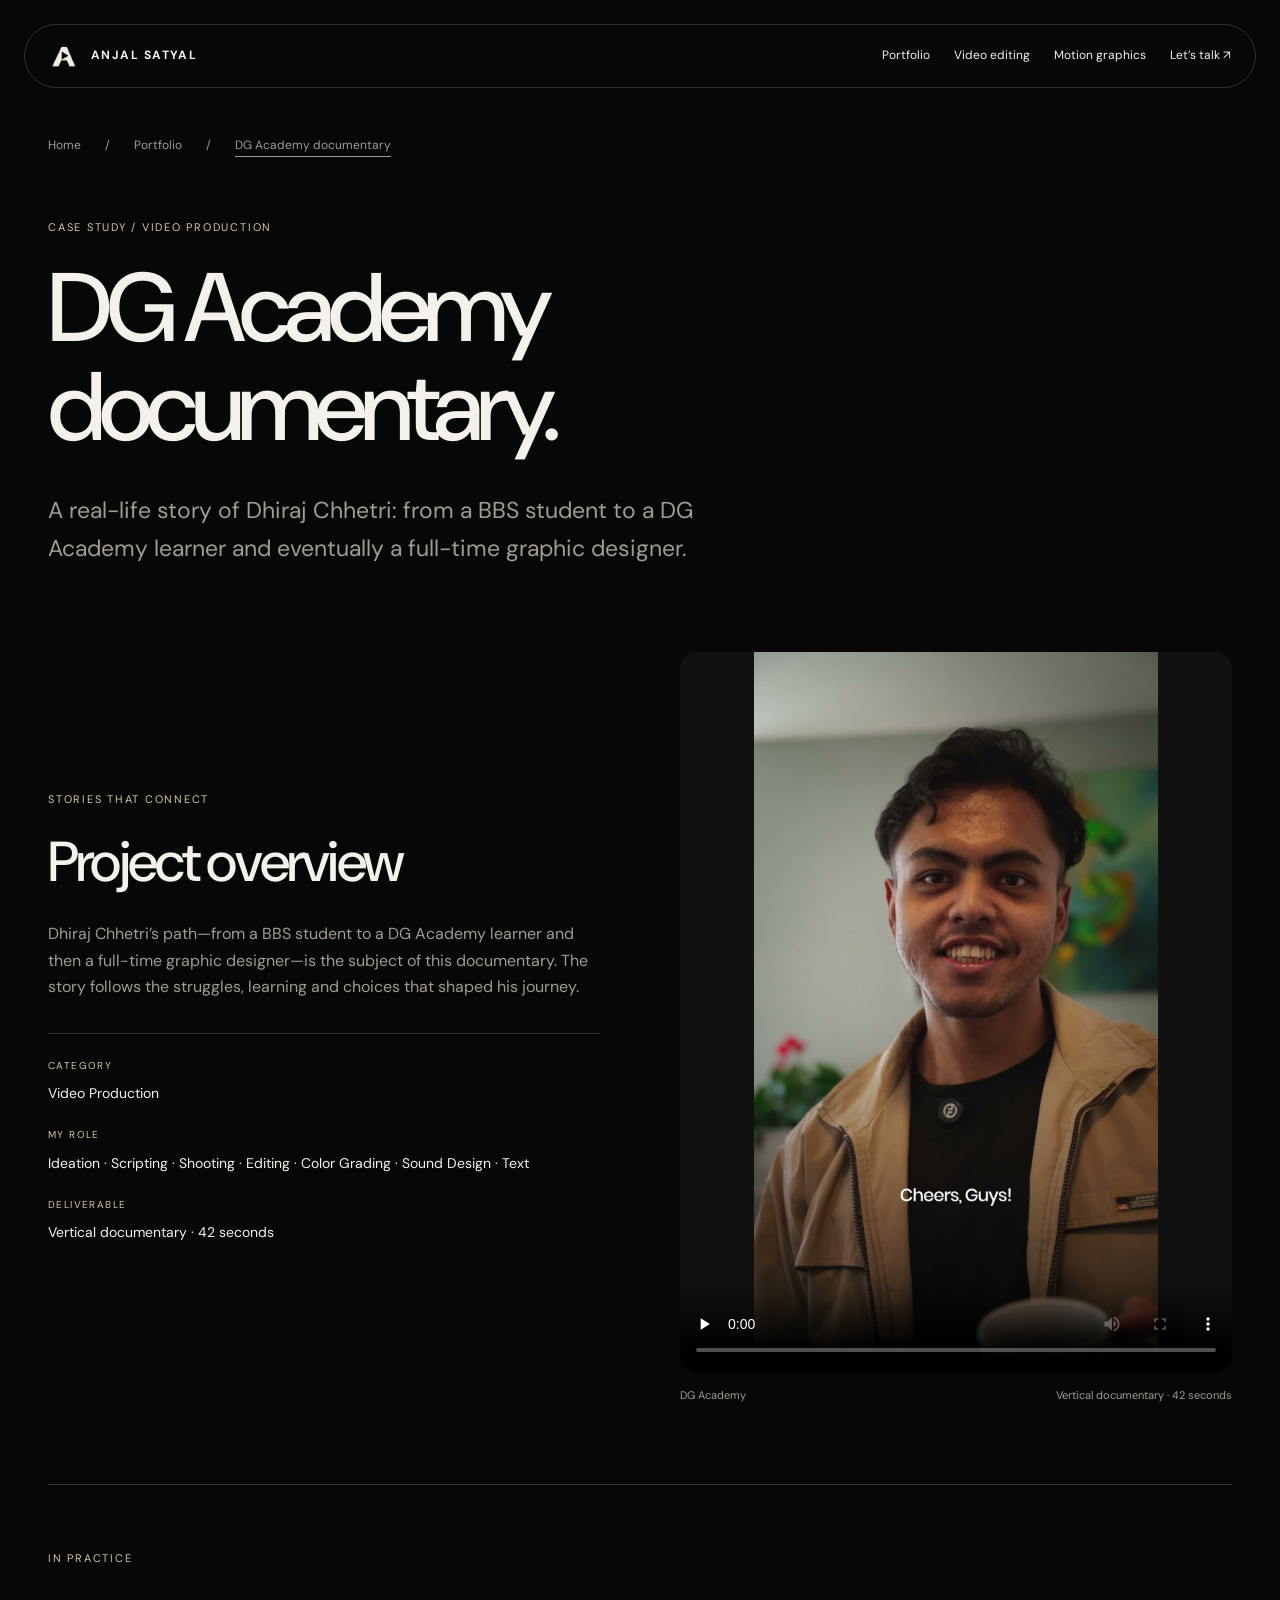
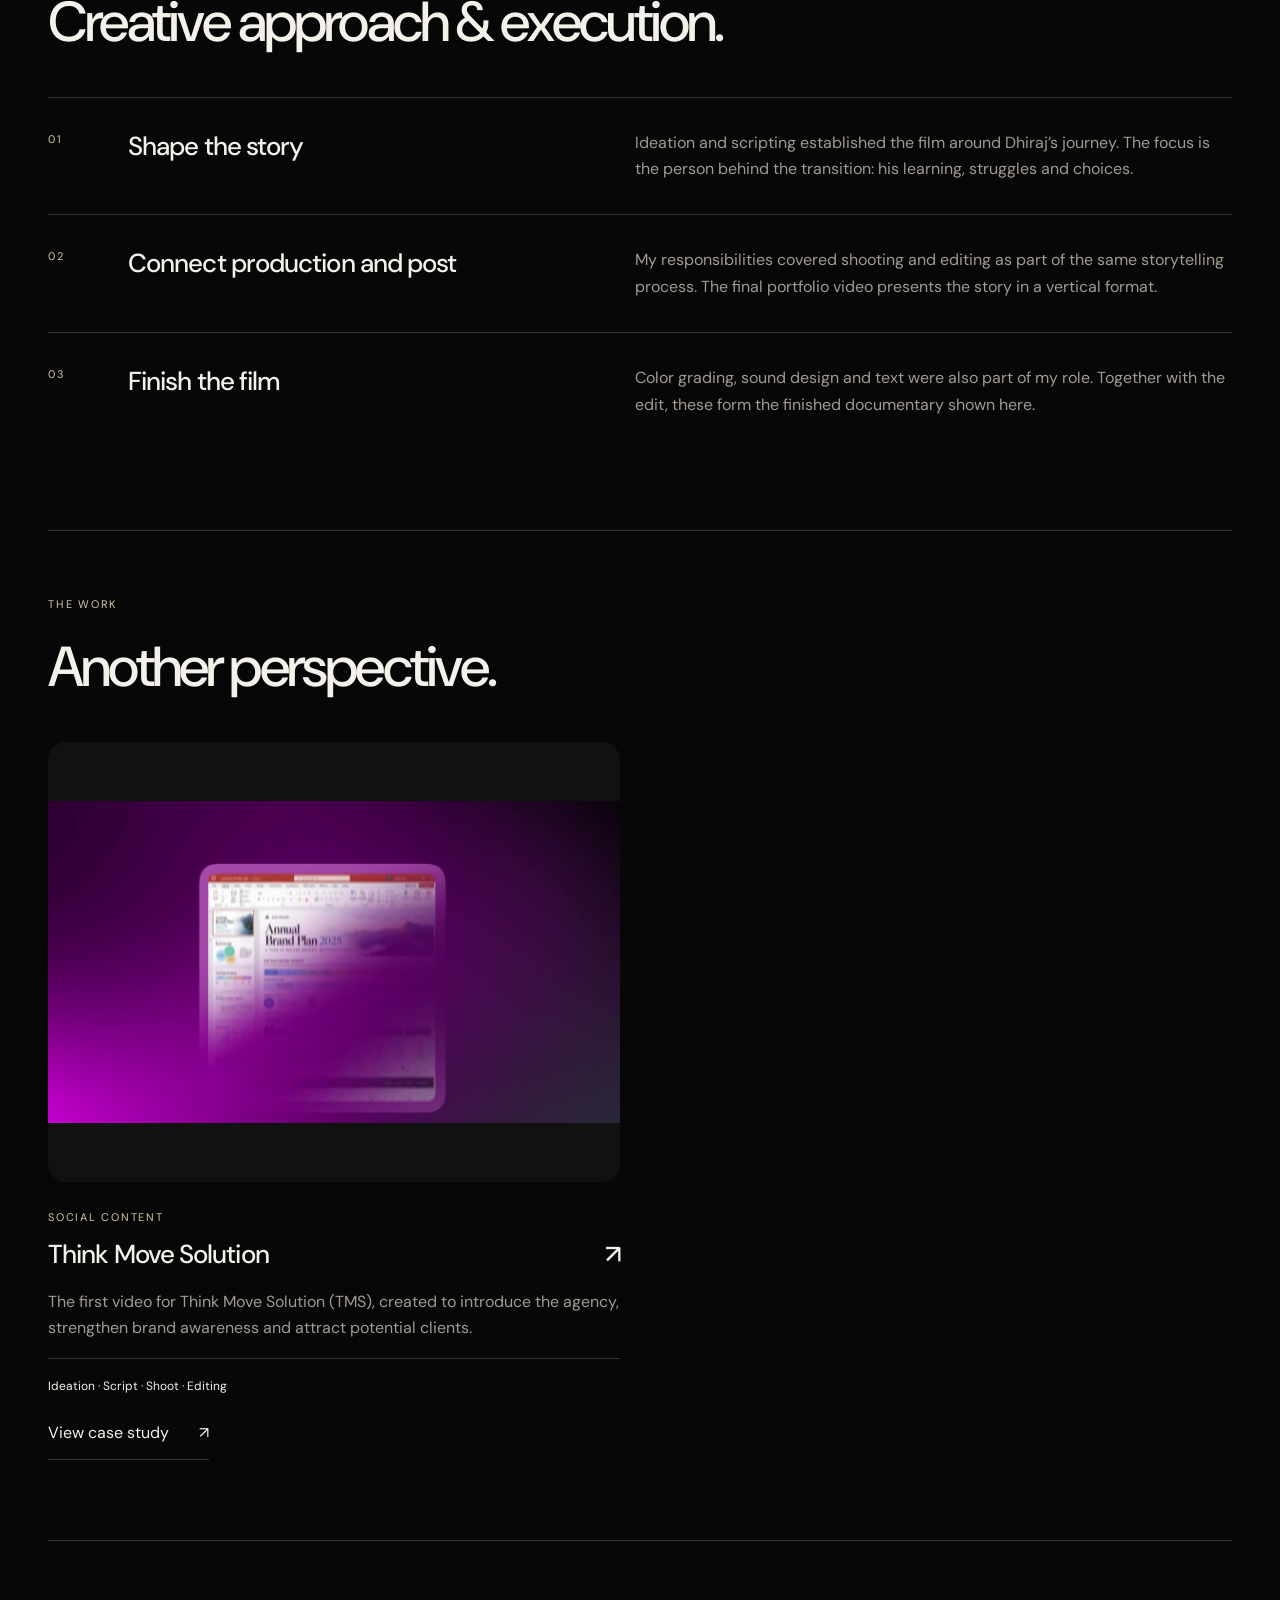
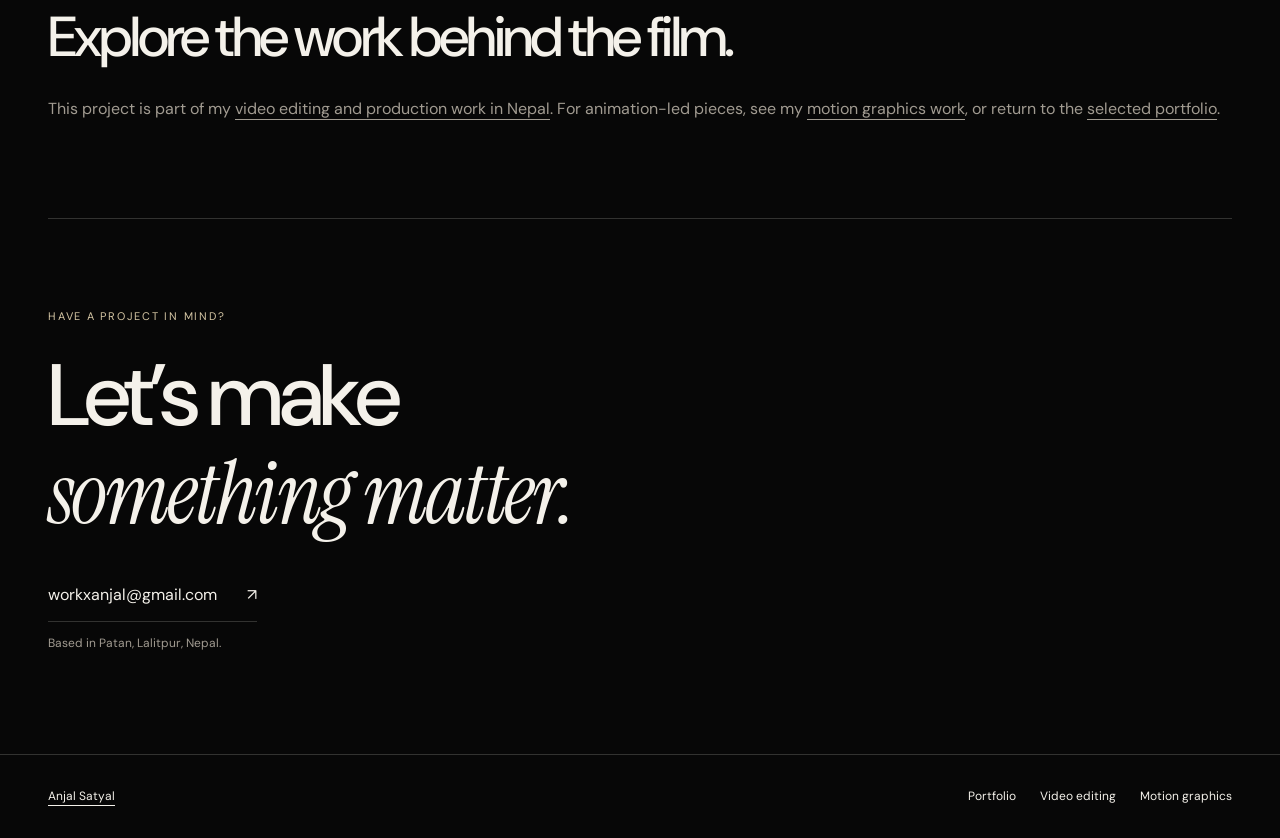
<file: projects/dg-academy/index.html>
<!DOCTYPE html>
<html lang="en">
<head>
<meta charset="UTF-8">
<meta name="viewport" content="width=device-width, initial-scale=1">
<title>DG Academy Documentary | Video Editing by Anjal Satyal</title>
<meta name="description" content="Watch the DG Academy documentary about Dhiraj Chhetri’s path into graphic design. Explore Anjal Satyal’s role in scripting, shooting, editing, color and sound.">
<meta name="robots" content="index, follow">
<meta name="theme-color" content="#070707">
<link rel="canonical" href="https://anjalsatyal.com.np/projects/dg-academy/">
<link rel="icon" href="/favicon.ico" sizes="16x16 32x32 48x48" type="image/x-icon">
<link rel="icon" href="/assets/favicons/favicon-96x96.png" sizes="96x96" type="image/png">
<link rel="apple-touch-icon" href="/assets/favicons/apple-touch-icon.png" sizes="180x180">
<meta property="og:type" content="website">
<meta property="og:site_name" content="Anjal Satyal">
<meta property="og:title" content="DG Academy Documentary | Video Editing by Anjal Satyal">
<meta property="og:description" content="Watch the DG Academy documentary about Dhiraj Chhetri’s path into graphic design. Explore Anjal Satyal’s role in scripting, shooting, editing, color and sound.">
<meta property="og:url" content="https://anjalsatyal.com.np/projects/dg-academy/">
<meta property="og:image" content="https://anjalsatyal.com.np/assets/project-previews/project-1.jpg">
<meta property="og:image:alt" content="Frame from DG Academy">
<meta name="twitter:card" content="summary_large_image">
<meta name="twitter:title" content="DG Academy Documentary | Video Editing by Anjal Satyal">
<meta name="twitter:description" content="Watch the DG Academy documentary about Dhiraj Chhetri’s path into graphic design. Explore Anjal Satyal’s role in scripting, shooting, editing, color and sound.">
<meta name="twitter:image" content="https://anjalsatyal.com.np/assets/project-previews/project-1.jpg">
<link rel="preconnect" href="https://fonts.googleapis.com">
<link rel="preconnect" href="https://fonts.gstatic.com" crossorigin>
<link href="https://fonts.googleapis.com/css2?family=DM+Sans:wght@400;500;600;700&amp;family=Instrument+Serif:ital@0;1&amp;display=swap" rel="stylesheet">
<link rel="stylesheet" href="/assets/portfolio-pages.css">
<script type="application/ld+json">{"@context": "https://schema.org", "@graph": [{"@type": "WebPage", "@id": "https://anjalsatyal.com.np/projects/dg-academy/#webpage", "url": "https://anjalsatyal.com.np/projects/dg-academy/", "name": "DG Academy Documentary | Video Editing by Anjal Satyal", "description": "Watch the DG Academy documentary about Dhiraj Chhetri’s path into graphic design. Explore Anjal Satyal’s role in scripting, shooting, editing, color and sound.", "isPartOf": {"@id": "https://anjalsatyal.com.np/#website"}, "about": {"@id": "https://anjalsatyal.com.np/#person"}, "inLanguage": "en"}, {"@type": "BreadcrumbList", "itemListElement": [{"@type": "ListItem", "position": 1, "name": "Home", "item": "https://anjalsatyal.com.np/"}, {"@type": "ListItem", "position": 2, "name": "Portfolio", "item": "https://anjalsatyal.com.np/portfolio/"}, {"@type": "ListItem", "position": 3, "name": "DG Academy documentary", "item": "https://anjalsatyal.com.np/projects/dg-academy/"}]}]}</script>
</head>
<body class="editorial-page">
<a class="ep-skip" href="#main">Skip to content</a>
<header class="ep-header"><a class="ep-brand" href="/" aria-label="Anjal Satyal home"><img src="/assets/LOGO/anjal-monogram.png" width="30" height="30" alt="">ANJAL SATYAL</a><nav aria-label="Main navigation"><a href="/portfolio/">Portfolio</a><a href="/video-editing/">Video editing</a><a href="/motion-graphics/">Motion graphics</a><a href="mailto:workxanjal@gmail.com">Let’s talk ↗</a></nav></header>
<main id="main" class="ep-wrap">
<nav class="ep-breadcrumb" aria-label="Breadcrumb"><a href="/">Home</a> / <a href="/portfolio/">Portfolio</a> / <span aria-current="page">DG Academy documentary</span></nav>
<section class="ep-hero"><p class="ep-eyebrow">Case study / Video Production</p><h1>DG Academy<br>documentary.</h1><p class="ep-intro">A real-life story of Dhiraj Chhetri: from a BBS student to a DG Academy learner and eventually a full-time graphic designer.</p></section>
<section class="ep-feature ep-case"><div><p class="ep-eyebrow">Stories that connect</p><h2>Project overview</h2><p>Dhiraj Chhetri’s path—from a BBS student to a DG Academy learner and then a full-time graphic designer—is the subject of this documentary. The story follows the struggles, learning and choices that shaped his journey.</p><dl><dt>Category</dt><dd>Video Production</dd><dt>My role</dt><dd>Ideation · Scripting · Shooting · Editing · Color Grading · Sound Design · Text</dd><dt>Deliverable</dt><dd>Vertical documentary · 42 seconds</dd></dl></div><figure class="ep-media ep-portrait"><video controls playsinline preload="none" poster="/assets/project-previews/project-1.jpg" aria-label="Play DG Academy"><source src="/assets/PORTFOLIO/VIDEO%201.mp4" type="video/mp4"><a href="/assets/PORTFOLIO/VIDEO%201.mp4">Watch DG Academy</a></video><figcaption>DG Academy <span>Vertical documentary · 42 seconds</span></figcaption></figure></section><section class="ep-section"><div class="ep-section-title"><p class="ep-eyebrow">In practice</p><h2>Creative approach & execution.</h2></div><div class="ep-row"><span class="ep-eyebrow">01</span><h3>Shape the story</h3><p>Ideation and scripting established the film around Dhiraj’s journey. The focus is the person behind the transition: his learning, struggles and choices.</p></div><div class="ep-row"><span class="ep-eyebrow">02</span><h3>Connect production and post</h3><p>My responsibilities covered shooting and editing as part of the same storytelling process. The final portfolio video presents the story in a vertical format.</p></div><div class="ep-row"><span class="ep-eyebrow">03</span><h3>Finish the film</h3><p>Color grading, sound design and text were also part of my role. Together with the edit, these form the finished documentary shown here.</p></div></section><section class="ep-section"><div class="ep-section-title"><p class="ep-eyebrow">The work</p><h2>Another perspective.</h2></div><div class="ep-grid"><article class="ep-project"><a class="ep-preview" href="/projects/think-move-solution/"><img src="/assets/project-previews/project-5.jpg" alt="Frame from Think Move Solution: Designed for the feed" width="1200" height="675" loading="lazy"></a><p class="ep-eyebrow">Social Content</p><h3><a href="/projects/think-move-solution/">Think Move Solution <span aria-hidden="true">↗</span></a></h3><p>The first video for Think Move Solution (TMS), created to introduce the agency, strengthen brand awareness and attract potential clients.</p><p class="ep-role">Ideation · Script · Shoot · Editing</p><a class="ep-link" href="/projects/think-move-solution/">View case study <span aria-hidden="true">↗</span></a></article></div></section>
<section class="ep-section"><h2>Explore the work behind the film.</h2><p>This project is part of my <a href="/video-editing/">video editing and production work in Nepal</a>. For animation-led pieces, see my <a href="/motion-graphics/">motion graphics work</a>, or return to the <a href="/portfolio/">selected portfolio</a>.</p></section>
<section class="ep-contact"><p class="ep-eyebrow">Have a project in mind?</p><h2>Let’s make<br><em>something matter.</em></h2><a class="ep-link" href="mailto:workxanjal@gmail.com">workxanjal@gmail.com <span aria-hidden="true">↗</span></a><p>Based in Patan, Lalitpur, Nepal.</p></section>
</main>
<footer class="ep-footer"><a href="/">Anjal Satyal</a><nav aria-label="Footer navigation"><a href="/portfolio/">Portfolio</a><a href="/video-editing/">Video editing</a><a href="/motion-graphics/">Motion graphics</a></nav></footer>
</body>
</html>
</file>
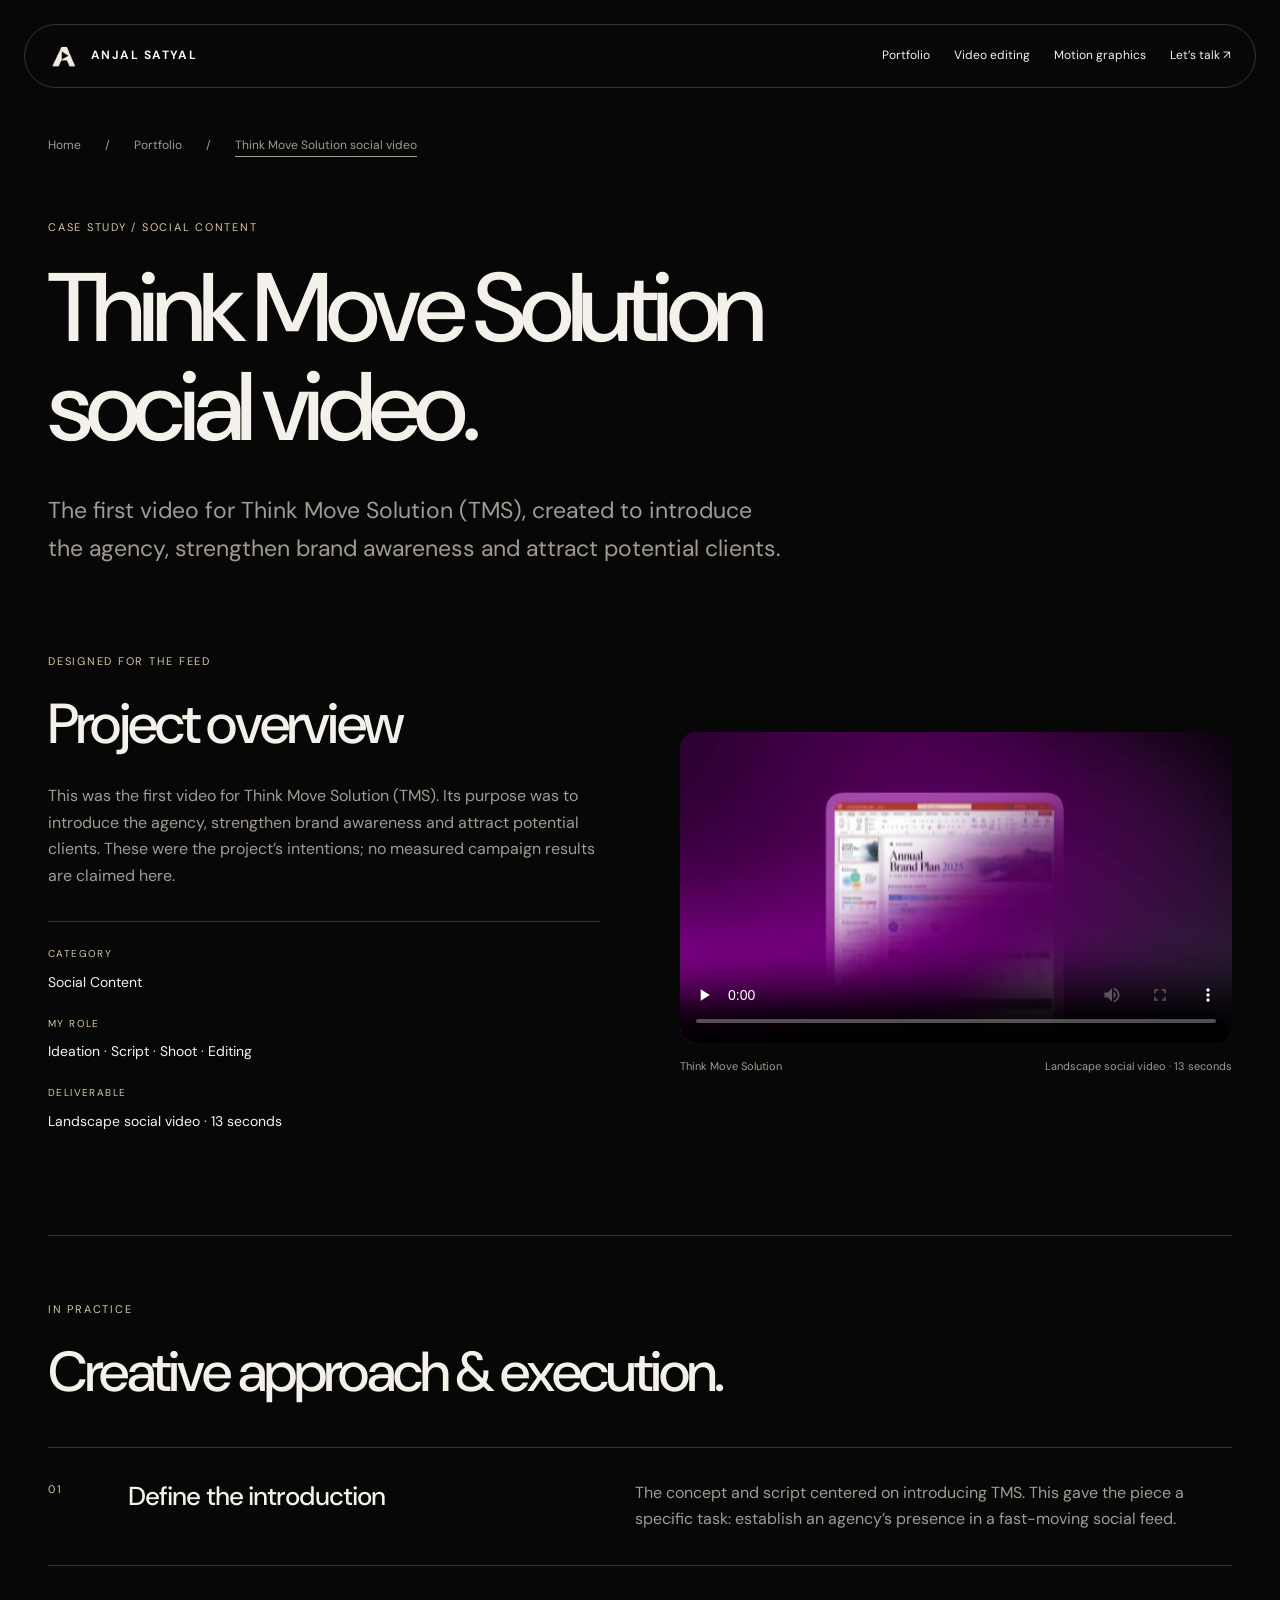
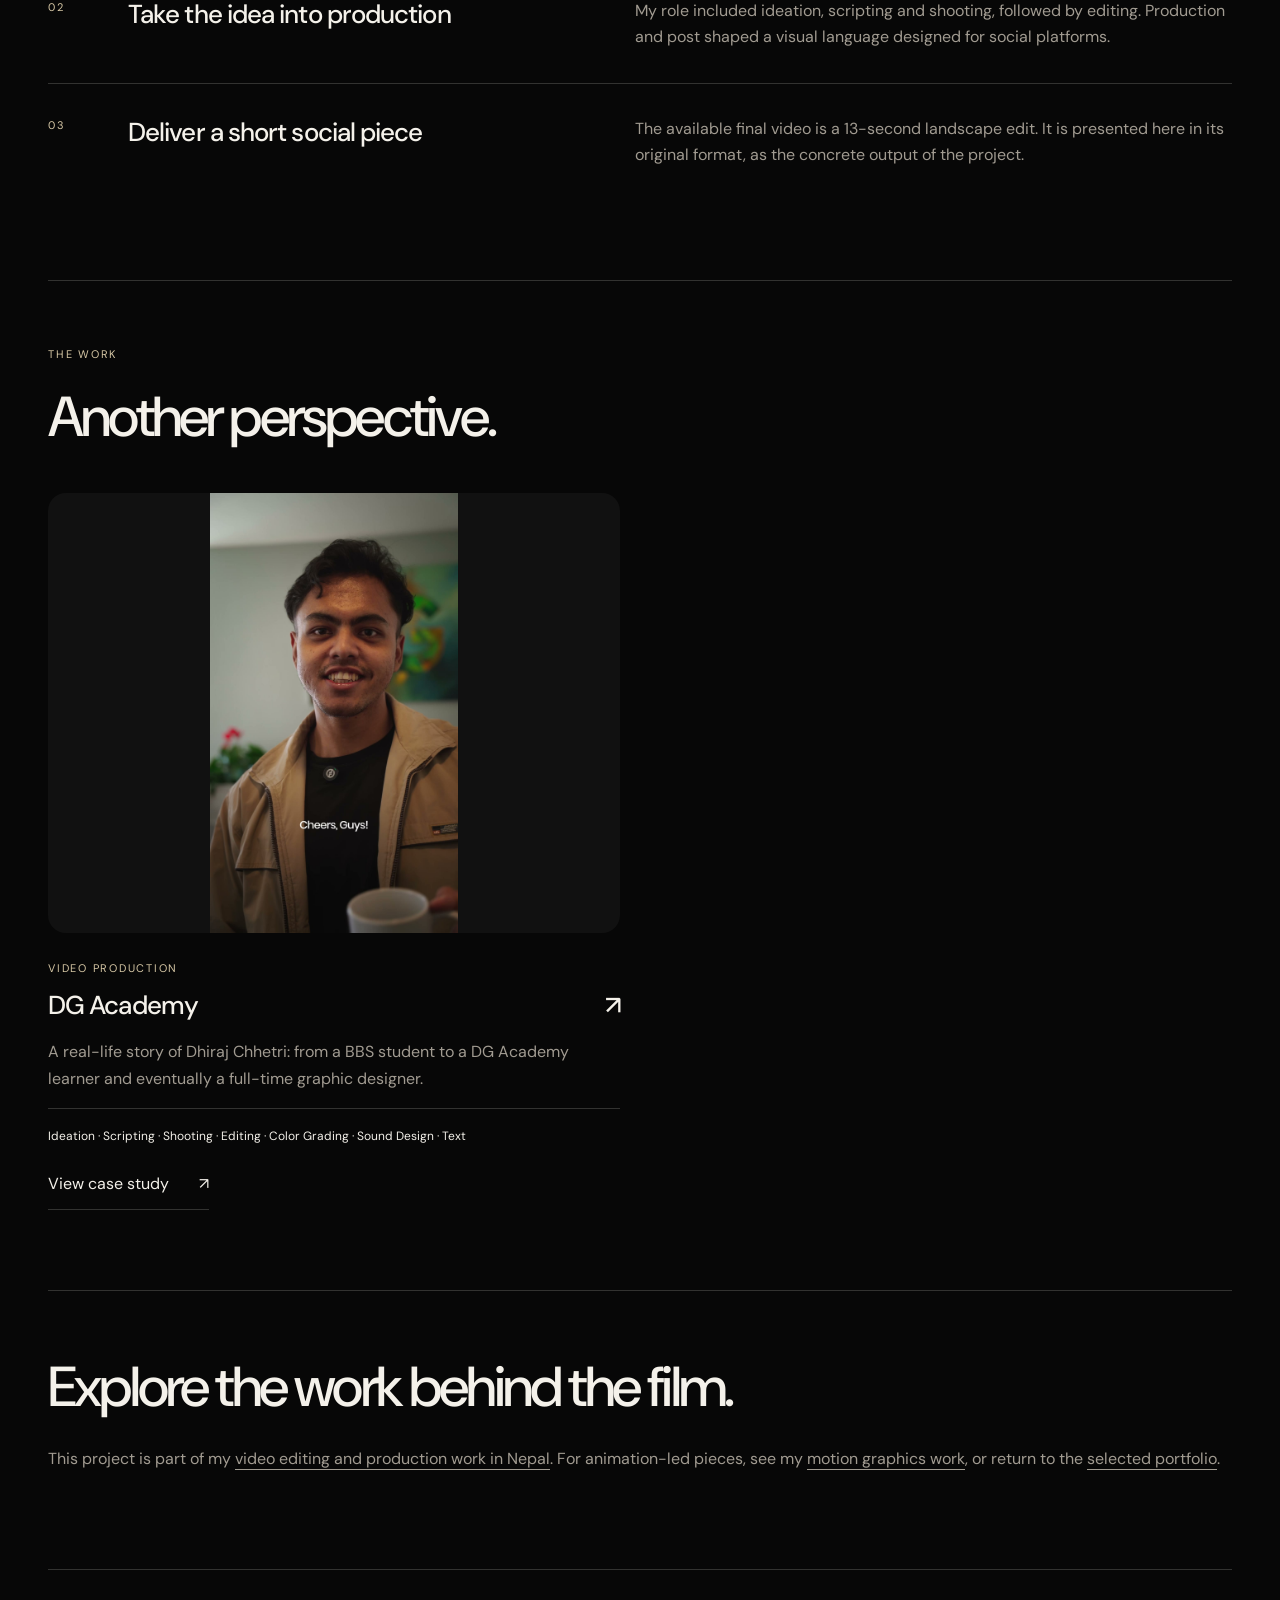
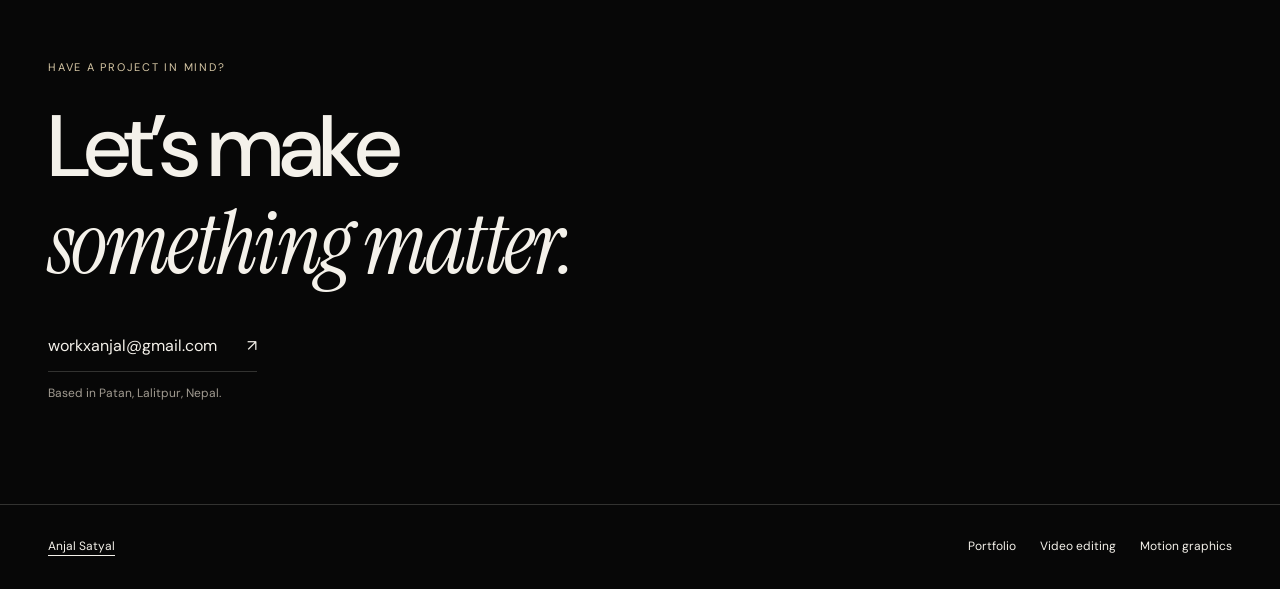
<file: projects/think-move-solution/index.html>
<!DOCTYPE html>
<html lang="en">
<head>
<meta charset="UTF-8">
<meta name="viewport" content="width=device-width, initial-scale=1">
<title>Think Move Solution Social Video | Anjal Satyal</title>
<meta name="description" content="Watch Think Move Solution’s first social introduction video. Explore Anjal Satyal’s responsibilities in ideation, scripting, shooting and the final edit.">
<meta name="robots" content="index, follow">
<meta name="theme-color" content="#070707">
<link rel="canonical" href="https://anjalsatyal.com.np/projects/think-move-solution/">
<link rel="icon" href="/favicon.ico" sizes="16x16 32x32 48x48" type="image/x-icon">
<link rel="icon" href="/assets/favicons/favicon-96x96.png" sizes="96x96" type="image/png">
<link rel="apple-touch-icon" href="/assets/favicons/apple-touch-icon.png" sizes="180x180">
<meta property="og:type" content="website">
<meta property="og:site_name" content="Anjal Satyal">
<meta property="og:title" content="Think Move Solution Social Video | Anjal Satyal">
<meta property="og:description" content="Watch Think Move Solution’s first social introduction video. Explore Anjal Satyal’s responsibilities in ideation, scripting, shooting and the final edit.">
<meta property="og:url" content="https://anjalsatyal.com.np/projects/think-move-solution/">
<meta property="og:image" content="https://anjalsatyal.com.np/assets/project-previews/project-5.jpg">
<meta property="og:image:alt" content="Frame from Think Move Solution">
<meta name="twitter:card" content="summary_large_image">
<meta name="twitter:title" content="Think Move Solution Social Video | Anjal Satyal">
<meta name="twitter:description" content="Watch Think Move Solution’s first social introduction video. Explore Anjal Satyal’s responsibilities in ideation, scripting, shooting and the final edit.">
<meta name="twitter:image" content="https://anjalsatyal.com.np/assets/project-previews/project-5.jpg">
<link rel="preconnect" href="https://fonts.googleapis.com">
<link rel="preconnect" href="https://fonts.gstatic.com" crossorigin>
<link href="https://fonts.googleapis.com/css2?family=DM+Sans:wght@400;500;600;700&amp;family=Instrument+Serif:ital@0;1&amp;display=swap" rel="stylesheet">
<link rel="stylesheet" href="/assets/portfolio-pages.css">
<script type="application/ld+json">{"@context": "https://schema.org", "@graph": [{"@type": "WebPage", "@id": "https://anjalsatyal.com.np/projects/think-move-solution/#webpage", "url": "https://anjalsatyal.com.np/projects/think-move-solution/", "name": "Think Move Solution Social Video | Anjal Satyal", "description": "Watch Think Move Solution’s first social introduction video. Explore Anjal Satyal’s responsibilities in ideation, scripting, shooting and the final edit.", "isPartOf": {"@id": "https://anjalsatyal.com.np/#website"}, "about": {"@id": "https://anjalsatyal.com.np/#person"}, "inLanguage": "en"}, {"@type": "BreadcrumbList", "itemListElement": [{"@type": "ListItem", "position": 1, "name": "Home", "item": "https://anjalsatyal.com.np/"}, {"@type": "ListItem", "position": 2, "name": "Portfolio", "item": "https://anjalsatyal.com.np/portfolio/"}, {"@type": "ListItem", "position": 3, "name": "Think Move Solution social video", "item": "https://anjalsatyal.com.np/projects/think-move-solution/"}]}]}</script>
</head>
<body class="editorial-page">
<a class="ep-skip" href="#main">Skip to content</a>
<header class="ep-header"><a class="ep-brand" href="/" aria-label="Anjal Satyal home"><img src="/assets/LOGO/anjal-monogram.png" width="30" height="30" alt="">ANJAL SATYAL</a><nav aria-label="Main navigation"><a href="/portfolio/">Portfolio</a><a href="/video-editing/">Video editing</a><a href="/motion-graphics/">Motion graphics</a><a href="mailto:workxanjal@gmail.com">Let’s talk ↗</a></nav></header>
<main id="main" class="ep-wrap">
<nav class="ep-breadcrumb" aria-label="Breadcrumb"><a href="/">Home</a> / <a href="/portfolio/">Portfolio</a> / <span aria-current="page">Think Move Solution social video</span></nav>
<section class="ep-hero"><p class="ep-eyebrow">Case study / Social Content</p><h1>Think Move Solution<br>social video.</h1><p class="ep-intro">The first video for Think Move Solution (TMS), created to introduce the agency, strengthen brand awareness and attract potential clients.</p></section>
<section class="ep-feature ep-case"><div><p class="ep-eyebrow">Designed for the feed</p><h2>Project overview</h2><p>This was the first video for Think Move Solution (TMS). Its purpose was to introduce the agency, strengthen brand awareness and attract potential clients. These were the project’s intentions; no measured campaign results are claimed here.</p><dl><dt>Category</dt><dd>Social Content</dd><dt>My role</dt><dd>Ideation · Script · Shoot · Editing</dd><dt>Deliverable</dt><dd>Landscape social video · 13 seconds</dd></dl></div><figure class="ep-media "><video controls playsinline preload="none" poster="/assets/project-previews/project-5.jpg" aria-label="Play Think Move Solution"><source src="/assets/PORTFOLIO/VIDEO%205.mp4" type="video/mp4"><a href="/assets/PORTFOLIO/VIDEO%205.mp4">Watch Think Move Solution</a></video><figcaption>Think Move Solution <span>Landscape social video · 13 seconds</span></figcaption></figure></section><section class="ep-section"><div class="ep-section-title"><p class="ep-eyebrow">In practice</p><h2>Creative approach & execution.</h2></div><div class="ep-row"><span class="ep-eyebrow">01</span><h3>Define the introduction</h3><p>The concept and script centered on introducing TMS. This gave the piece a specific task: establish an agency’s presence in a fast-moving social feed.</p></div><div class="ep-row"><span class="ep-eyebrow">02</span><h3>Take the idea into production</h3><p>My role included ideation, scripting and shooting, followed by editing. Production and post shaped a visual language designed for social platforms.</p></div><div class="ep-row"><span class="ep-eyebrow">03</span><h3>Deliver a short social piece</h3><p>The available final video is a 13-second landscape edit. It is presented here in its original format, as the concrete output of the project.</p></div></section><section class="ep-section"><div class="ep-section-title"><p class="ep-eyebrow">The work</p><h2>Another perspective.</h2></div><div class="ep-grid"><article class="ep-project"><a class="ep-preview" href="/projects/dg-academy/"><img src="/assets/project-previews/project-1.jpg" alt="Frame from DG Academy: Stories that connect" width="1200" height="2134" loading="lazy"></a><p class="ep-eyebrow">Video Production</p><h3><a href="/projects/dg-academy/">DG Academy <span aria-hidden="true">↗</span></a></h3><p>A real-life story of Dhiraj Chhetri: from a BBS student to a DG Academy learner and eventually a full-time graphic designer.</p><p class="ep-role">Ideation · Scripting · Shooting · Editing · Color Grading · Sound Design · Text</p><a class="ep-link" href="/projects/dg-academy/">View case study <span aria-hidden="true">↗</span></a></article></div></section>
<section class="ep-section"><h2>Explore the work behind the film.</h2><p>This project is part of my <a href="/video-editing/">video editing and production work in Nepal</a>. For animation-led pieces, see my <a href="/motion-graphics/">motion graphics work</a>, or return to the <a href="/portfolio/">selected portfolio</a>.</p></section>
<section class="ep-contact"><p class="ep-eyebrow">Have a project in mind?</p><h2>Let’s make<br><em>something matter.</em></h2><a class="ep-link" href="mailto:workxanjal@gmail.com">workxanjal@gmail.com <span aria-hidden="true">↗</span></a><p>Based in Patan, Lalitpur, Nepal.</p></section>
</main>
<footer class="ep-footer"><a href="/">Anjal Satyal</a><nav aria-label="Footer navigation"><a href="/portfolio/">Portfolio</a><a href="/video-editing/">Video editing</a><a href="/motion-graphics/">Motion graphics</a></nav></footer>
</body>
</html>
</file>
<file: assets/portfolio-pages.css>
/* Standalone editorial pages. Never loaded by the homepage. */
.editorial-page{--ep-bg:#070707;--ep-ink:#f4f1ea;--ep-muted:#a19b91;--ep-line:rgba(244,241,234,.18);margin:0;background:var(--ep-bg);color:var(--ep-ink);font-family:"DM Sans",Arial,sans-serif;line-height:1.65;-webkit-font-smoothing:antialiased}
.editorial-page *{box-sizing:border-box}
.editorial-page a{color:inherit;text-underline-offset:5px}
.editorial-page a:hover{color:#d6c7a5}
.editorial-page :focus-visible{outline:2px solid #d6c7a5;outline-offset:6px}
.editorial-page .ep-wrap{width:min(1280px,calc(100% - 96px));margin:auto}
.editorial-page .ep-header{width:min(1280px,calc(100% - 48px));margin:24px auto 0;border:1px solid var(--ep-line);border-radius:40px;padding:16px 24px;display:flex;align-items:center;justify-content:space-between;gap:24px}
.editorial-page .ep-brand{display:flex;align-items:center;gap:12px;font-size:12px;letter-spacing:.12em;font-weight:700;text-decoration:none;white-space:nowrap}
.editorial-page nav{display:flex;gap:24px;flex-wrap:wrap;font-size:12px}
.editorial-page nav a{text-decoration:none}
.editorial-page nav [aria-current]{text-decoration:underline;text-underline-offset:7px}
.editorial-page .ep-breadcrumb{margin-top:48px;font-size:12px;color:var(--ep-muted)}
.editorial-page .ep-breadcrumb a{text-decoration:none}
.editorial-page .ep-hero{padding:62px 0 84px}
.editorial-page .ep-eyebrow{font-size:11px;text-transform:uppercase;letter-spacing:.16em;color:#d6c7a5;margin:0 0 22px}
.editorial-page h1{font-size:clamp(52px,7.6vw,112px);font-weight:500;line-height:1.02;letter-spacing:-.065em;max-width:1100px;margin:0 0 36px;text-wrap:balance}
.editorial-page .ep-intro{max-width:740px;font-size:clamp(18px,2vw,23px);line-height:1.65;color:var(--ep-muted);margin:0}
.editorial-page h2{font-size:clamp(34px,4.4vw,62px);font-weight:500;letter-spacing:-.05em;line-height:1.12;margin:0 0 28px;text-wrap:balance}
.editorial-page h3{font-size:26px;font-weight:500;letter-spacing:-.035em;line-height:1.25;margin:0 0 18px}
.editorial-page p{color:var(--ep-muted)}
.editorial-page .ep-section{border-top:1px solid var(--ep-line);padding:64px 0 80px;scroll-margin-top:32px}
.editorial-page .ep-section-title{margin-bottom:44px}
.editorial-page .ep-grid{display:grid;grid-template-columns:1fr 1fr;gap:64px 40px}
.editorial-page .ep-project{min-width:0}
.editorial-page .ep-preview{display:block;background:#111;border-radius:18px;overflow:hidden;margin-bottom:26px}
.editorial-page .ep-preview img{display:block;width:100%;height:440px;object-fit:contain;transition:transform .3s}
.editorial-page .ep-preview:hover img{transform:scale(1.025)}
.editorial-page .ep-project .ep-eyebrow{margin-bottom:12px}
.editorial-page .ep-project h3 a{text-decoration:none;display:flex;justify-content:space-between;gap:20px}
.editorial-page .ep-role{font-size:12px;border-top:1px solid var(--ep-line);padding-top:18px;color:var(--ep-ink)}
.editorial-page .ep-link{display:inline-flex;gap:30px;align-items:center;padding:12px 0;text-decoration:none;border-bottom:1px solid var(--ep-line)}
.editorial-page .ep-row{display:grid;grid-template-columns:50px 1fr 1.25fr;gap:30px;padding:32px 0;border-top:1px solid var(--ep-line)}
.editorial-page .ep-row p,.editorial-page .ep-row h3{margin:0}
.editorial-page .ep-feature{display:grid;grid-template-columns:1fr 1fr;gap:80px;align-items:center}
.editorial-page .ep-case{padding-bottom:80px}
.editorial-page .ep-media{margin:0;min-width:0}
.editorial-page video{display:block;width:100%;aspect-ratio:16/9;background:#111;border-radius:16px;object-fit:contain}
.editorial-page .ep-portrait video{aspect-ratio:9/16;max-height:720px}
.editorial-page figcaption{display:flex;flex-wrap:wrap;gap:4px 16px;justify-content:space-between;font-size:11px;color:var(--ep-muted);padding-top:14px}
.editorial-page dl{border-top:1px solid var(--ep-line);padding-top:24px;margin-top:32px}
.editorial-page dt{font-size:10px;letter-spacing:.14em;text-transform:uppercase;color:#d6c7a5}
.editorial-page dd{margin:8px 0 22px;font-size:14px}
.editorial-page .ep-contact{border-top:1px solid var(--ep-line);padding:88px 0}
.editorial-page .ep-contact h2{font-size:clamp(44px,6.8vw,100px)}
.editorial-page .ep-contact em{font-family:"Instrument Serif",Georgia,serif;font-weight:400;letter-spacing:-.03em}
.editorial-page .ep-contact p:last-child{font-size:12px}
.editorial-page .ep-footer{border-top:1px solid var(--ep-line);padding:32px 48px;display:flex;justify-content:space-between;gap:24px;font-size:12px}
.editorial-page .ep-skip{position:absolute;top:0;left:24px;padding:12px;background:var(--ep-ink);color:var(--ep-bg);transform:translateY(-120%);z-index:10}
.editorial-page .ep-skip:focus{transform:none}
@media(max-width:800px){.editorial-page .ep-wrap{width:calc(100% - 40px)}.editorial-page .ep-header{border-radius:22px;align-items:flex-start;flex-direction:column;gap:16px;padding:18px 20px;width:calc(100% - 32px)}.editorial-page nav{gap:12px 20px}.editorial-page .ep-hero{padding:40px 0 56px}.editorial-page .ep-feature{grid-template-columns:1fr;gap:30px}.editorial-page .ep-grid{gap:48px 24px}.editorial-page .ep-preview img{height:330px}.editorial-page .ep-row{grid-template-columns:30px 1fr;gap:12px}.editorial-page .ep-row p{grid-column:2}.editorial-page .ep-footer{padding:28px 20px;flex-direction:column}.editorial-page .ep-section{padding:48px 0}.editorial-page .ep-portrait video{max-height:640px}}
@media(max-width:520px){.editorial-page .ep-grid{grid-template-columns:1fr}.editorial-page h1{font-size:52px;overflow-wrap:anywhere}.editorial-page .ep-preview img{height:420px}.editorial-page .ep-breadcrumb{margin-top:30px}.editorial-page .ep-contact{padding:60px 0}}
@media(prefers-reduced-motion:reduce){.editorial-page *{transition:none!important}}
</file>
<file: engineering/engineering.css>
/* Additions apply only to the Engineering page. */
.engineering-page h1{max-width:1150px}
.engineering-page h1 em,.engineering-page .ep-feature h2 em{font-family:"Instrument Serif",Georgia,serif;font-weight:400;letter-spacing:-.035em}
.engineering-page .eng-hero-bottom{display:flex;justify-content:space-between;align-items:center;gap:24px;margin-top:36px}
.engineering-page .eng-hero-bottom p{font-size:12px}
.engineering-page .eng-draft{margin-top:32px;padding:16px 0;border-top:1px solid var(--ep-line);color:var(--ep-muted);font-size:12px}
.engineering-page .eng-draft h3{font-size:22px;margin-top:16px}
.engineering-page .ep-section-title>p:last-child{max-width:680px}
.engineering-page .eng-tools{display:grid;grid-template-columns:repeat(4,minmax(0,1fr));border-top:1px solid var(--ep-line)}
.engineering-page .eng-tools>div{padding:28px 20px 16px 0}
.engineering-page .eng-tools p{font-size:13px}
.engineering-page .eng-project-image img{display:block;width:100%;height:auto;border:1px solid var(--ep-line);border-radius:16px;background:#111}
.engineering-page .eng-project-details{display:grid;grid-template-columns:1fr 1fr;gap:80px;margin-top:40px}
.engineering-page .eng-project-details dl{margin:0}
.engineering-page .eng-links{display:flex;gap:28px;flex-wrap:wrap}
@media(max-width:800px){.engineering-page .eng-project-details{grid-template-columns:1fr;gap:30px}.engineering-page .eng-tools{grid-template-columns:repeat(2,minmax(0,1fr))}}
@media(max-width:520px){.engineering-page h1{font-size:clamp(39px,10.4vw,52px);overflow-wrap:normal;letter-spacing:-.06em}.engineering-page .eng-hero-bottom{align-items:flex-start;flex-direction:column;gap:8px}.engineering-page .eng-tools h3{font-size:23px}}
</file>
